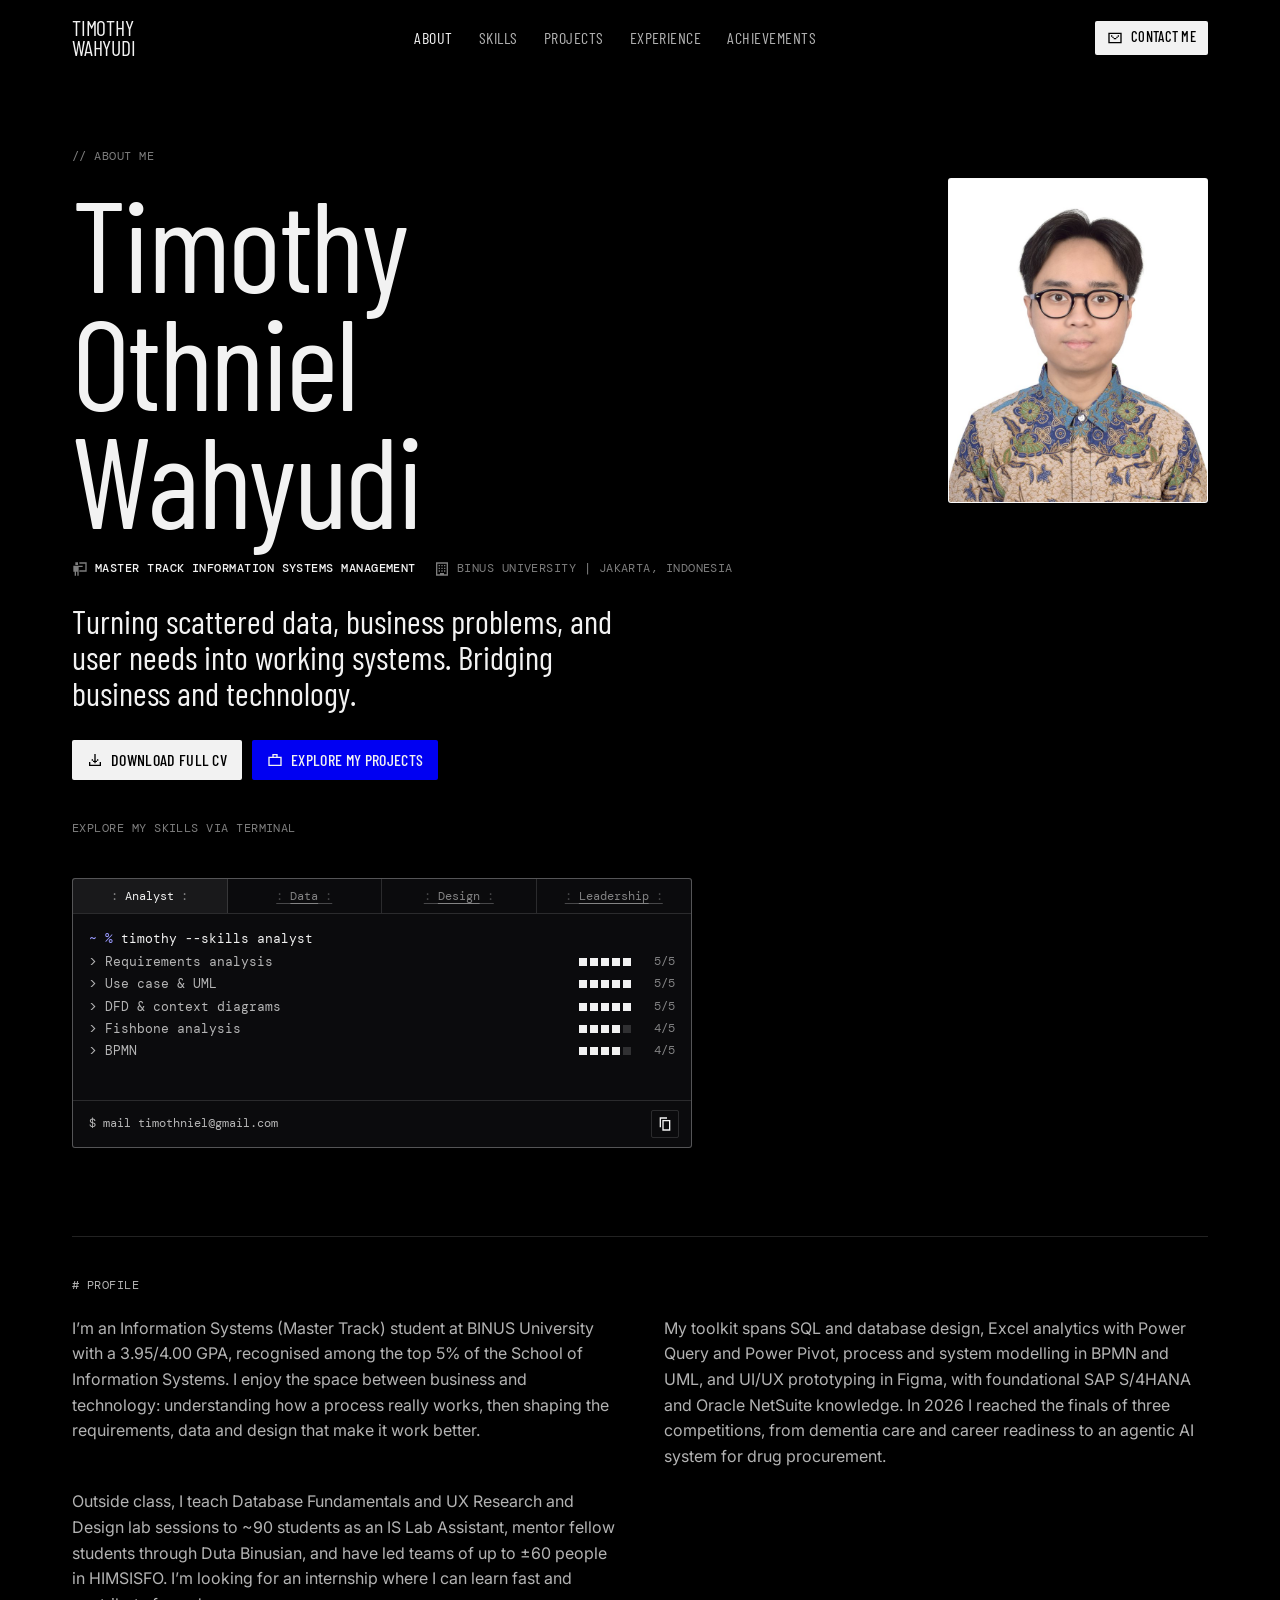
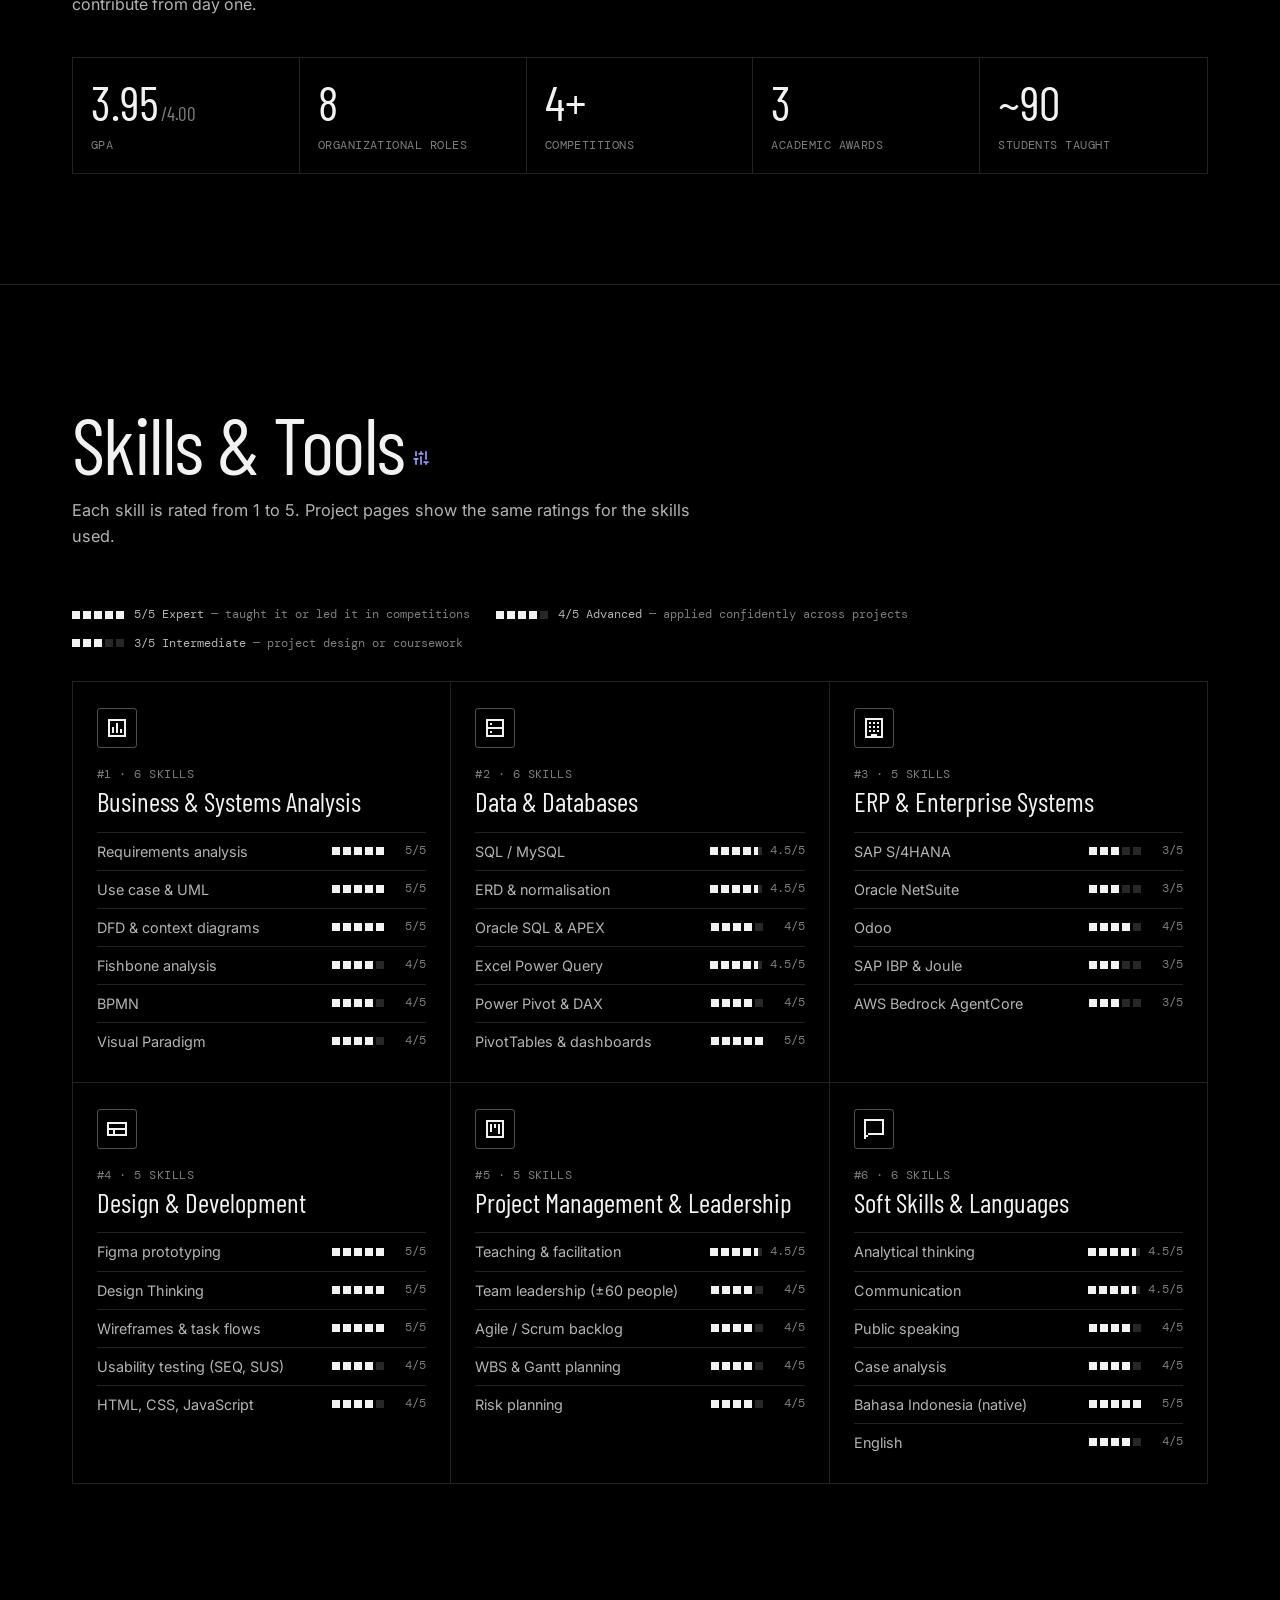
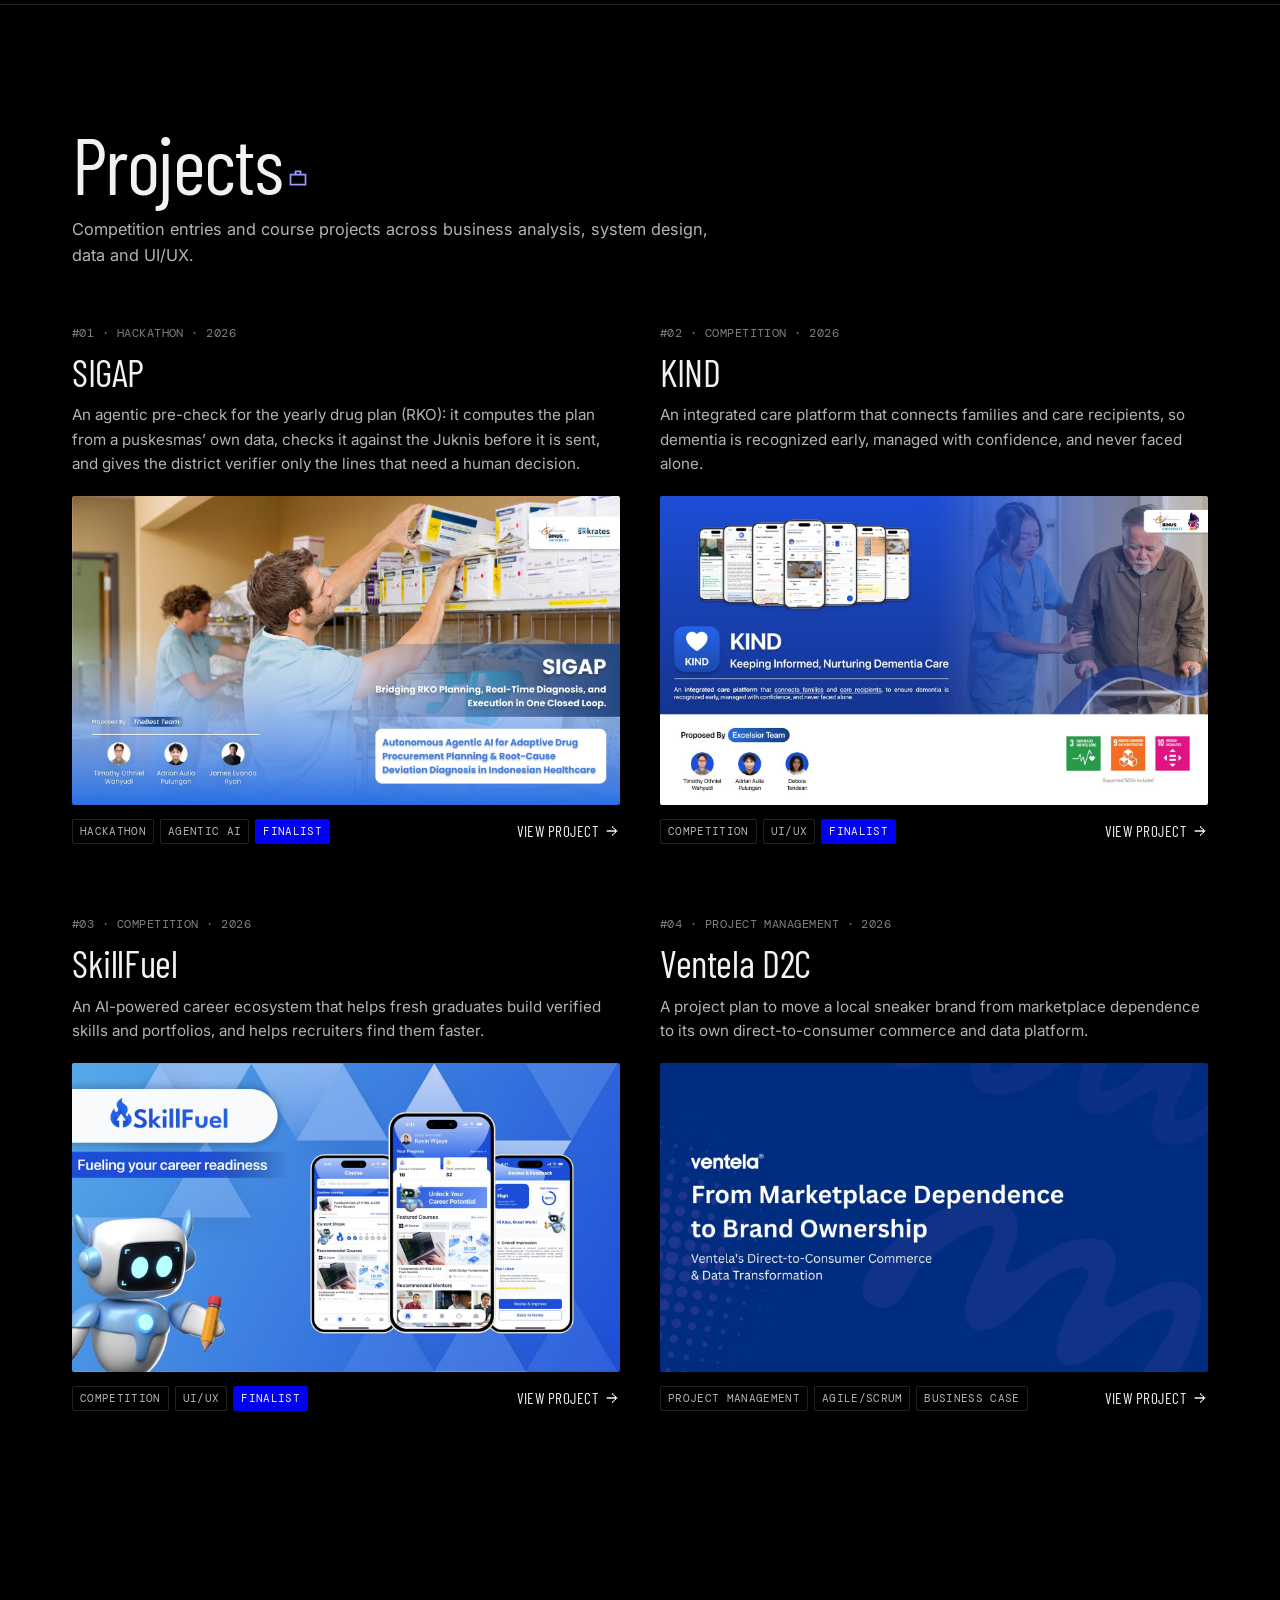
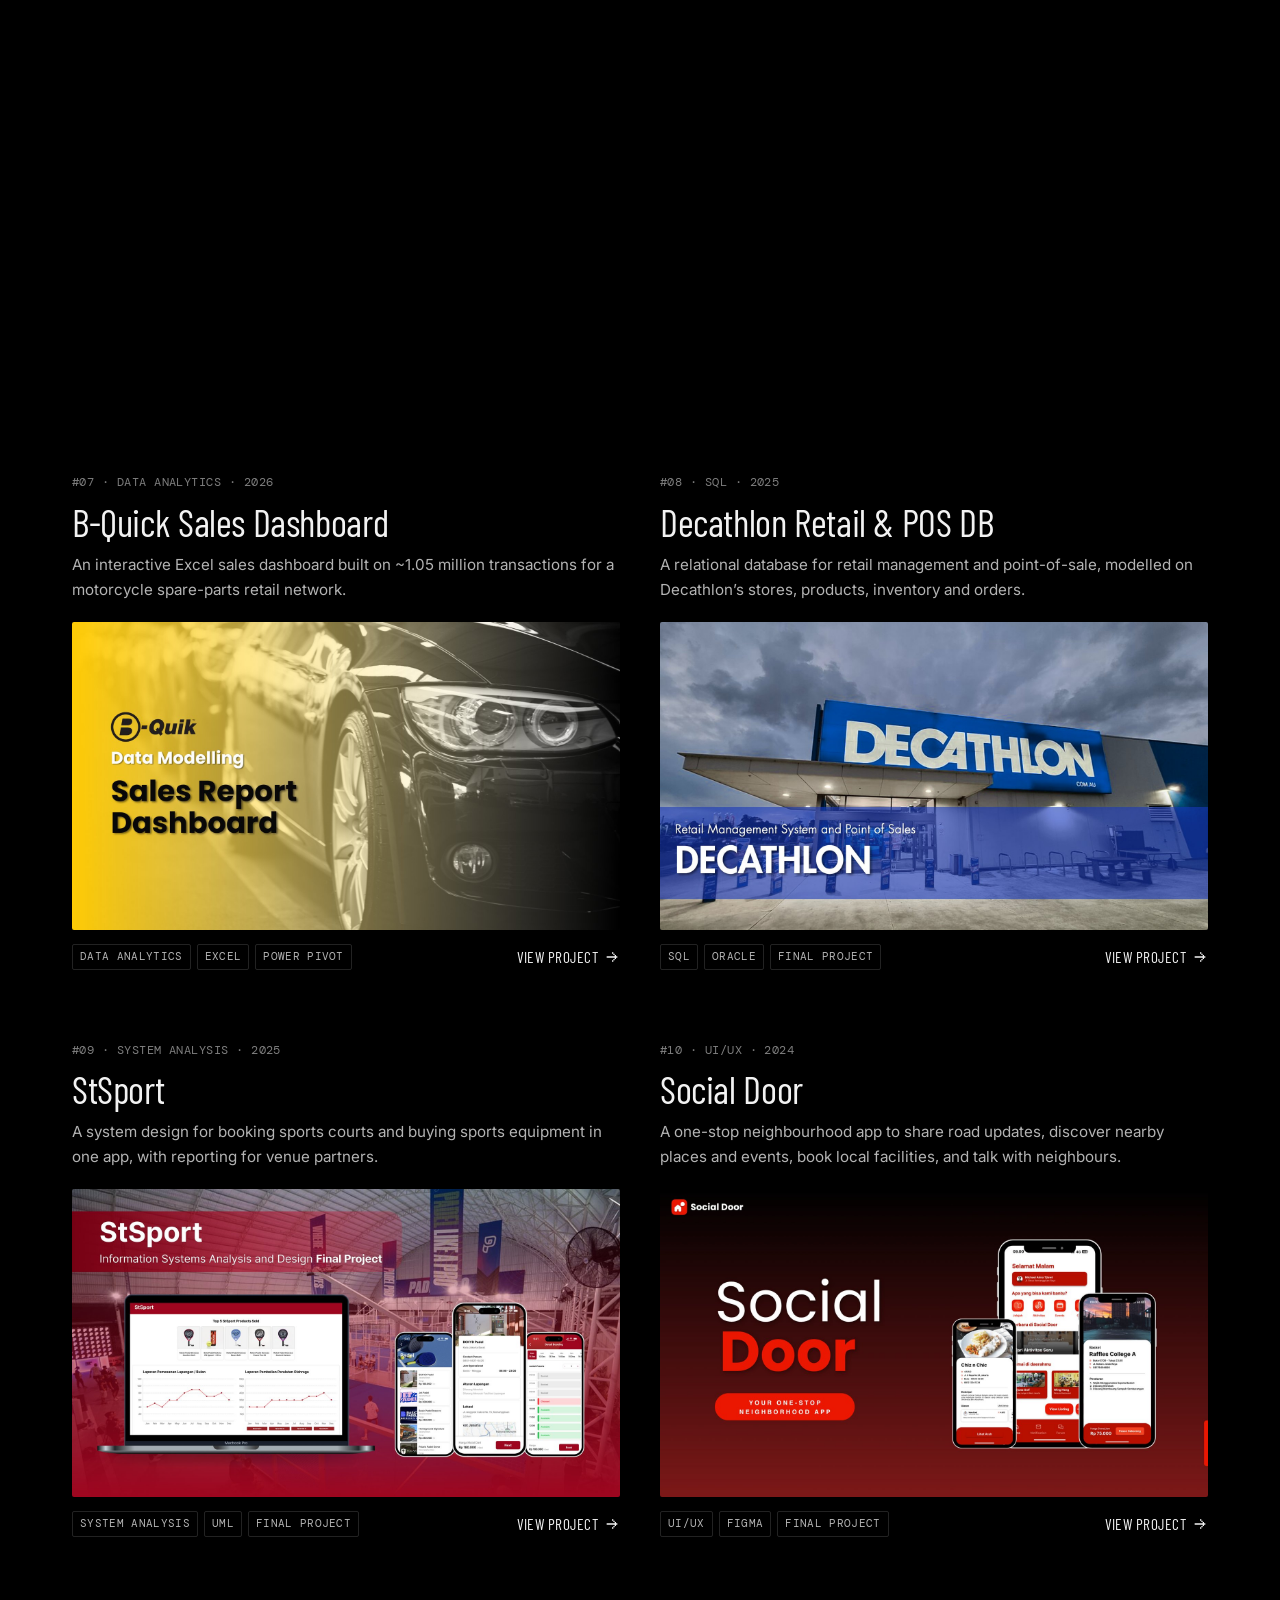
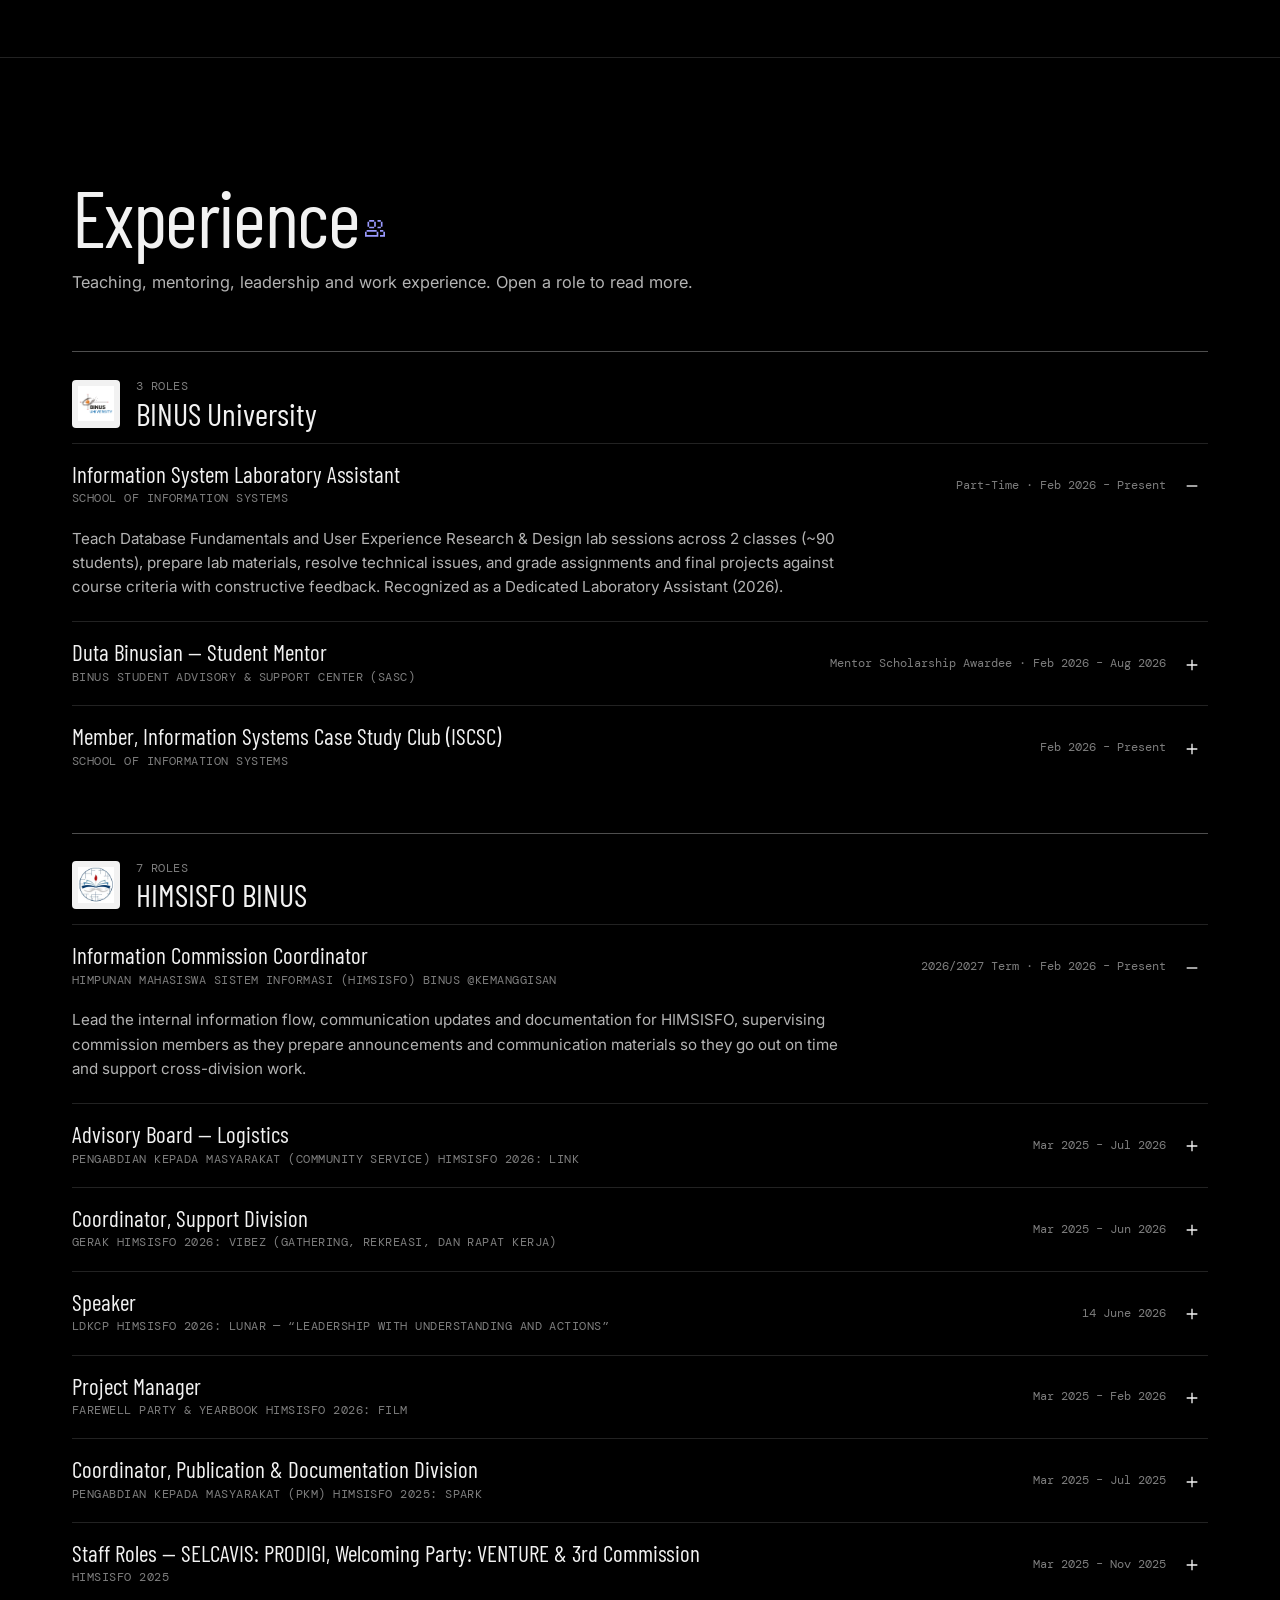
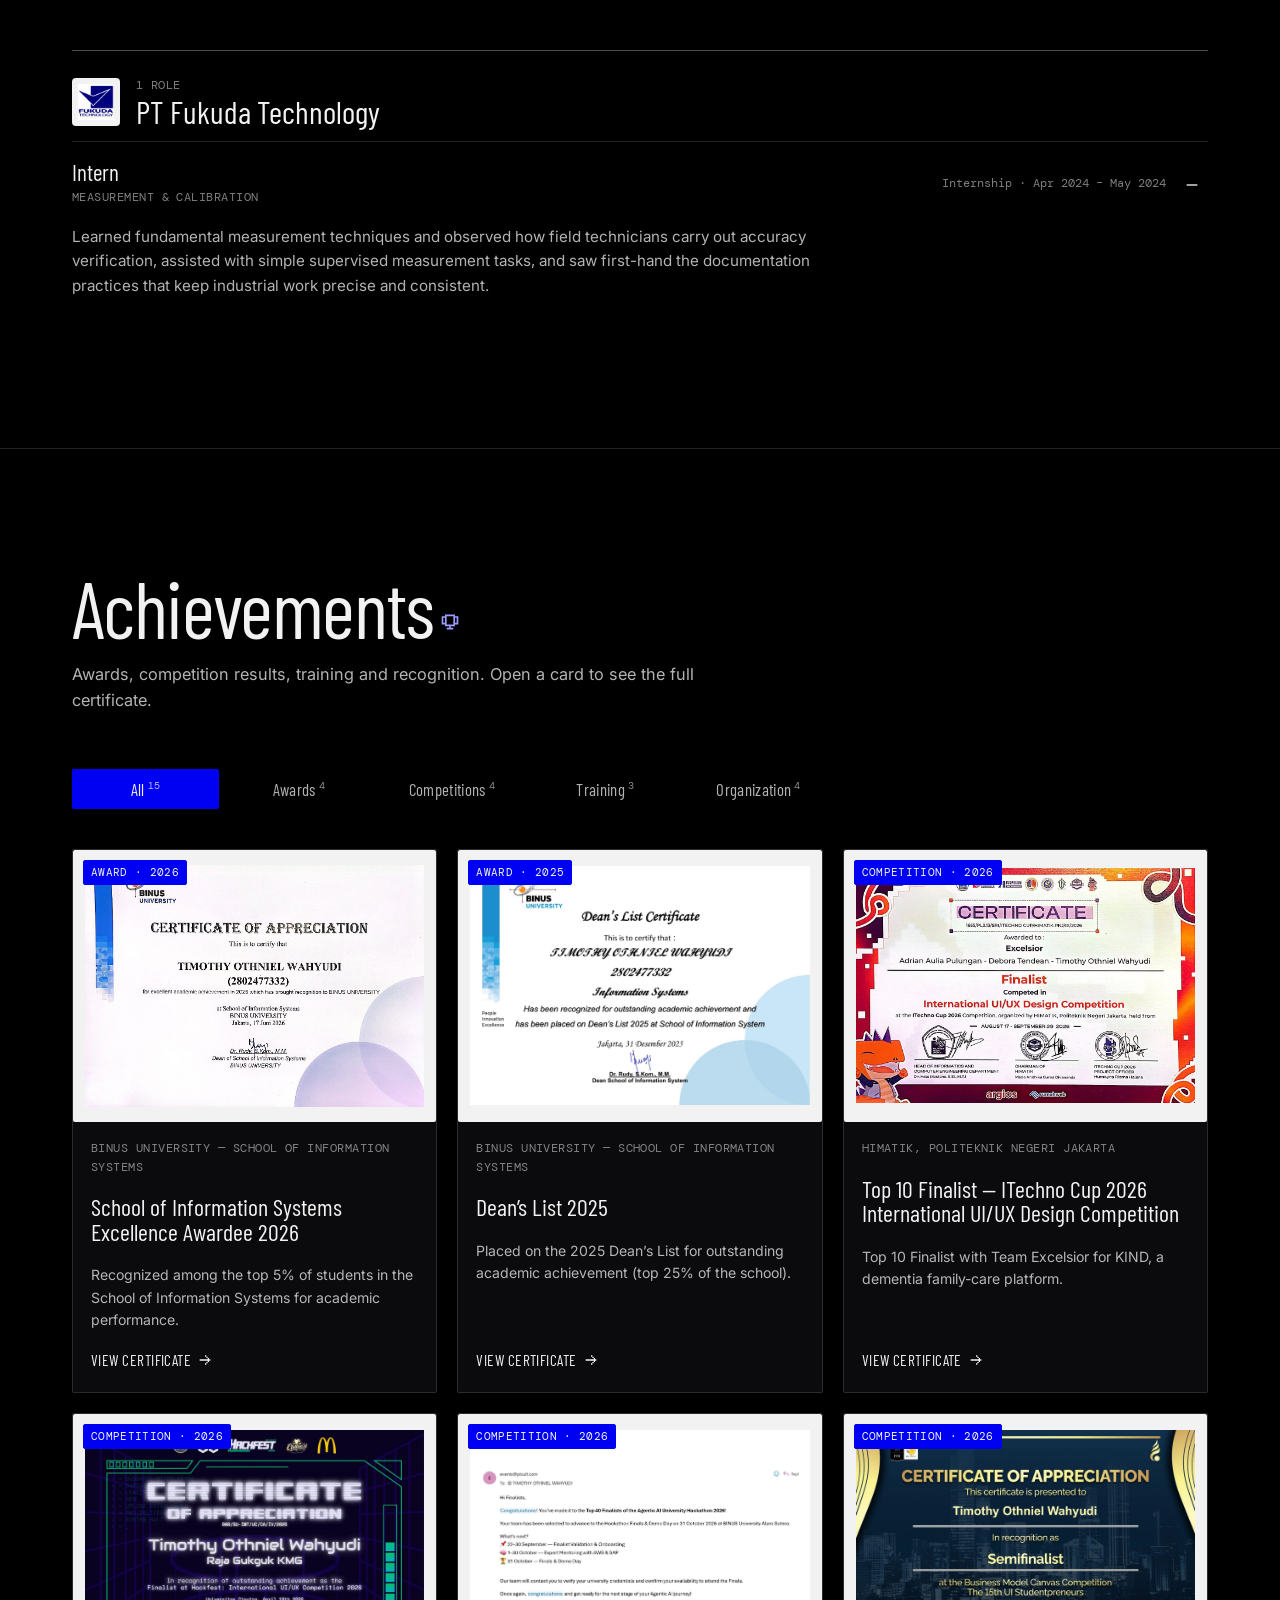
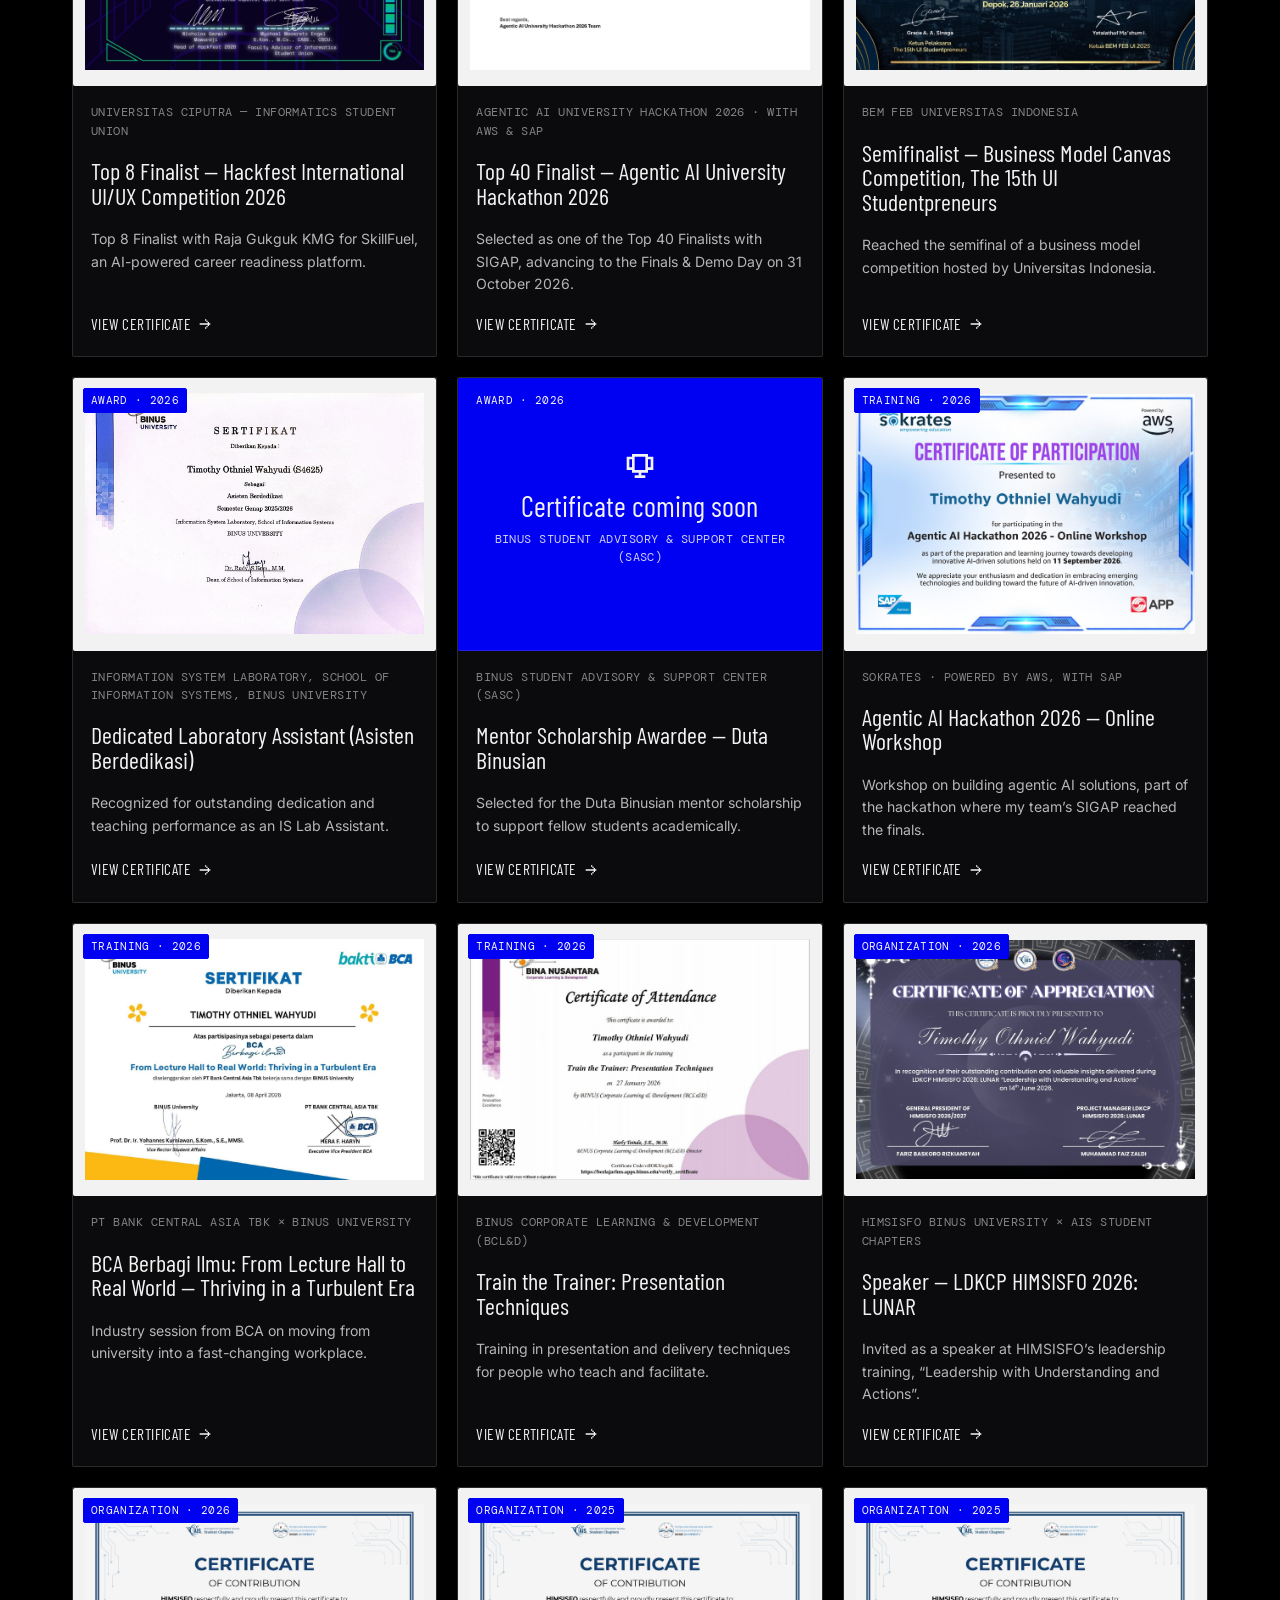
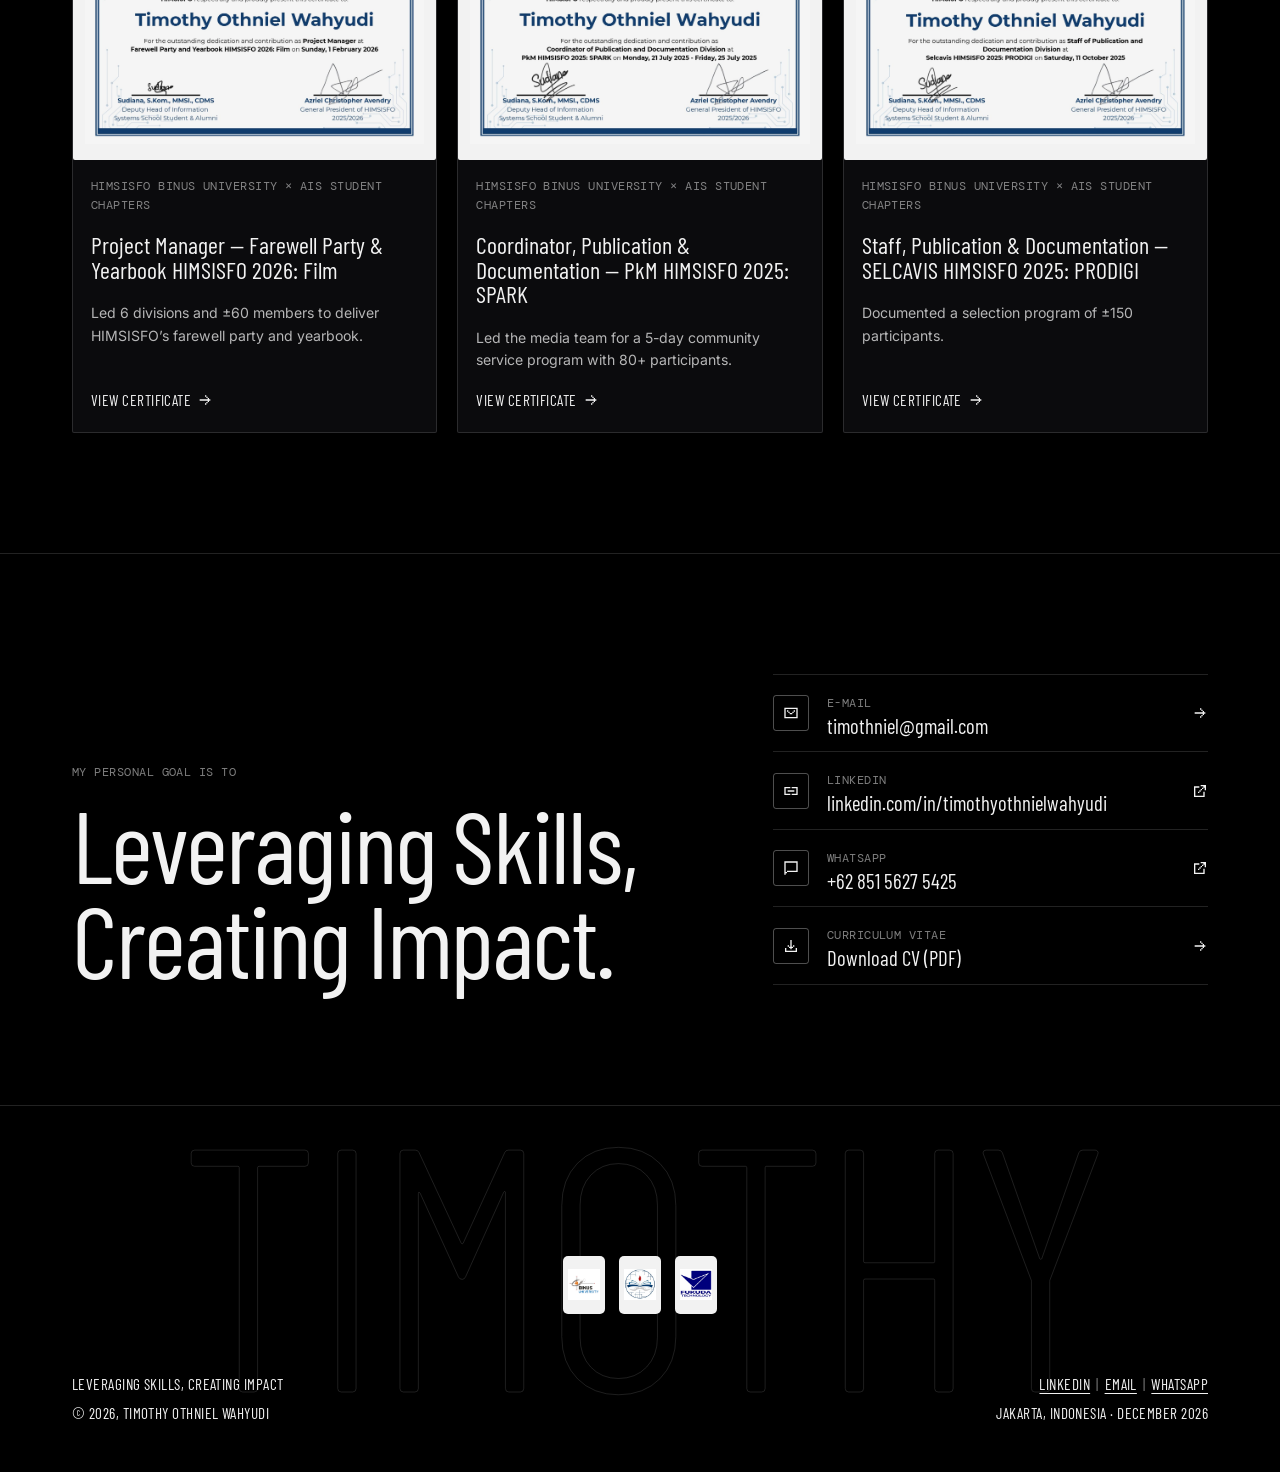
<file: index.html>
<!DOCTYPE html>
<html lang="en">
<head>
  <meta charset="UTF-8" />
  <meta name="viewport" content="width=device-width, initial-scale=1.0" />
  <link rel="icon" href="favicon.svg" type="image/svg+xml" />
  <title>Timothy Othniel Wahyudi — Portfolio</title>
  <meta name="description" content="Information Systems student at BINUS University: business and systems analysis, databases and SQL, and UI/UX design." />
  <link rel="preconnect" href="https://fonts.googleapis.com" />
  <link rel="preconnect" href="https://fonts.gstatic.com" crossorigin />
  <link href="https://fonts.googleapis.com/css2?family=Barlow+Condensed:wght@300;400;500&family=DM+Mono:wght@400;500&family=Inter:wght@400;500;600&family=JetBrains+Mono:wght@500;700&display=swap" rel="stylesheet" />
  <link rel="stylesheet" href="hermes.css?v=20261107b" />
  <script>document.documentElement.classList.add("js");</script>
</head>
<body>
  <!-- ===================== NAV ===================== -->
  <header class="hx-nav" id="nav">
    <div class="hx-container hx-nav-inner">
      <a href="#top" class="hx-brand" aria-label="Back to top"><span>Timothy</span><span>Wahyudi</span></a>
      <nav class="hx-nav-links" id="navLinks" aria-label="Sections">
        <a href="#about">About</a>
        <a href="#skills">Skills</a>
        <a href="#projects">Projects</a>
        <a href="#experience">Experience</a>
        <a href="#achievements">Achievements</a>
      </nav>
      <div class="hx-nav-actions">
        <a href="#contact" class="hx-btn hx-btn--sm" data-icon="mail">Contact me</a>
        <button class="hx-burger" id="navToggle" aria-label="Open menu" aria-expanded="false" aria-controls="navLinks" data-icon="menu"></button>
      </div>
    </div>
  </header>

  <main id="top">
    <!-- ===================== ABOUT (hero) ===================== -->
    <section class="hx-hero" id="about">
      <div class="hx-container">
        <div class="hx-hero-grid">
          <div>
            <p class="hx-label" id="heroLabel">// About me</p>
            <h1 class="hx-display hx-hero-name" id="heroName"></h1>
            <div class="hx-hero-meta hx-label" id="heroMeta"></div>
            <h2 class="hx-hero-headline" id="heroHeadline"></h2>
            <div class="hx-actions">
              <a href="assets/CV.pdf" class="hx-btn" id="cvLink" download data-icon="download">Download full CV</a>
              <a href="#projects" class="hx-btn hx-btn--blue" data-icon="briefcase">Explore my projects</a>
            </div>

            <p class="hx-label hx-term-label">Explore my skills via terminal</p>
            <div class="hx-term" id="term">
              <div class="hx-term-tabs" role="tablist" id="termTabs"></div>
              <div class="hx-term-body" id="termBody" role="tabpanel" aria-live="polite"></div>
              <div class="hx-term-foot">
                <span>$ mail <span id="termEmail"></span></span>
                <button class="hx-copy" id="copyEmail" type="button" aria-label="Copy email address" data-icon="copy"></button>
              </div>
            </div>
          </div>

          <figure class="hx-portrait">
            <img src="assets/Profile.jpg" alt="Portrait of Timothy Othniel Wahyudi" id="profileImg" />
          </figure>
        </div>

        <div class="hx-about-body hx-reveal">
          <p class="hx-label"># Profile</p>
          <div id="heroBio" style="display:contents"></div>
        </div>
        <ul class="hx-stats hx-reveal" id="heroStats" aria-label="Highlights"></ul>
      </div>
    </section>

    <!-- ===================== SKILLS ===================== -->
    <section class="hx-section" id="skills">
      <div class="hx-container">
        <div class="hx-section-head hx-reveal">
          <div>
            <h2 class="hx-h2">Skills &amp; Tools<span data-icon="sliders"></span></h2>
            <p class="hx-lead">Each skill is rated from 1 to 5. Project pages show the same ratings for the skills used.</p>
          </div>
        </div>
        <div class="hx-scale hx-reveal" id="skillScale"></div>
        <div class="hx-skill-grid hx-reveal" id="skillGrid"></div>
      </div>
    </section>

    <!-- ===================== PROJECTS ===================== -->
    <section class="hx-section" id="projects">
      <div class="hx-container">
        <div class="hx-section-head hx-reveal">
          <div>
            <h2 class="hx-h2">Projects<span data-icon="briefcase"></span></h2>
            <p class="hx-lead">Competition entries and course projects across business analysis, system design, data and UI/UX.</p>
          </div>
        </div>
        <div class="hx-project-grid" id="projectGrid"></div>
      </div>
    </section>

    <!-- ===================== EXPERIENCE ===================== -->
    <section class="hx-section" id="experience">
      <div class="hx-container">
        <div class="hx-section-head hx-reveal">
          <div>
            <h2 class="hx-h2">Experience<span data-icon="users"></span></h2>
            <p class="hx-lead">Teaching, mentoring, leadership and work experience. Open a role to read more.</p>
          </div>
        </div>
        <div id="experienceList"></div>
      </div>
    </section>

    <!-- ===================== ACHIEVEMENTS ===================== -->
    <section class="hx-section" id="achievements">
      <div class="hx-container">
        <div class="hx-section-head hx-reveal">
          <div>
            <h2 class="hx-h2">Achievements<span data-icon="trophy"></span></h2>
            <p class="hx-lead">Awards, competition results, training and recognition. Open a card to see the full certificate.</p>
          </div>
        </div>
        <div class="hx-tabs hx-reveal" id="certFilters" role="group" aria-label="Filter certificates"></div>
        <div class="hx-cert-grid" id="certGrid"></div>
      </div>
    </section>

    <!-- ===================== CONTACT ===================== -->
    <section class="hx-cta" id="contact">
      <div class="hx-container hx-cta-grid">
        <div class="hx-reveal">
          <p class="hx-label">My personal goal is to</p>
          <h2 class="hx-display" style="margin-top:14px">Leveraging Skills,<br />Creating Impact.</h2>
        </div>
        <div class="hx-contact-list hx-reveal" id="contactList"></div>
      </div>
    </section>
  </main>

  <!-- ===================== FOOTER ===================== -->
  <footer class="hx-footer">
    <div class="hx-footer-mark" aria-hidden="true">Timothy</div>
    <div class="hx-container">
      <div class="hx-footer-badges" id="footerBadges"></div>
      <div class="hx-footer-row">
        <div>
          <p>Leveraging skills, creating impact</p>
          <p>© <span class="yr"></span>, Timothy Othniel Wahyudi</p>
        </div>
        <div class="right">
          <p id="footerLinks"></p>
          <p>Jakarta, Indonesia · <span id="footerDate"></span></p>
        </div>
      </div>
    </div>
  </footer>

  <script src="data.js?v=20261107b"></script>
  <script src="hermes-icons.js?v=20261107b"></script>
  <script src="hermes-common.js?v=20261107b"></script>
  <script src="hermes-main.js?v=20261107b"></script>
</body>
</html>
</file>
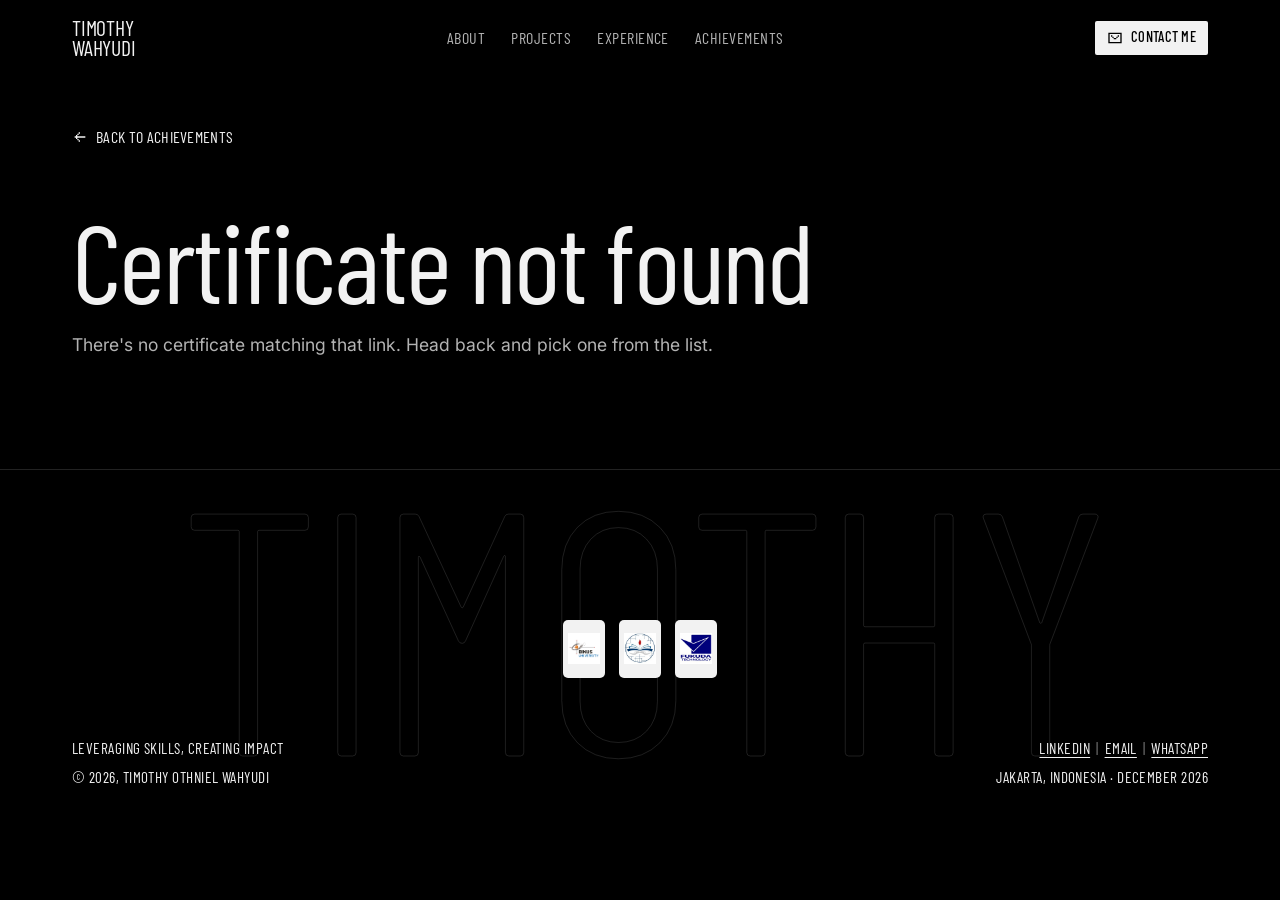
<file: certificate.html>
<!DOCTYPE html>
<html lang="en">
<head>
  <meta charset="UTF-8" />
  <meta name="viewport" content="width=device-width, initial-scale=1.0" />
  <link rel="icon" href="favicon.svg" type="image/svg+xml" />
  <title>Certificate — Timothy Othniel Wahyudi</title>
  <meta name="description" content="Information Systems student at BINUS University: business and systems analysis, databases and SQL, and UI/UX design." />
  <link rel="preconnect" href="https://fonts.googleapis.com" />
  <link rel="preconnect" href="https://fonts.gstatic.com" crossorigin />
  <link href="https://fonts.googleapis.com/css2?family=Barlow+Condensed:wght@300;400;500&family=DM+Mono:wght@400;500&family=Inter:wght@400;500;600&family=JetBrains+Mono:wght@500;700&display=swap" rel="stylesheet" />
  <link rel="stylesheet" href="hermes.css?v=20261107b" />
  <script>document.documentElement.classList.add("js");</script>
</head>
<body>
  <header class="hx-nav" id="nav">
    <div class="hx-container hx-nav-inner">
      <a href="index.html" class="hx-brand" aria-label="Home"><span>Timothy</span><span>Wahyudi</span></a>
      <nav class="hx-nav-links" id="navLinks" aria-label="Site">
        <a href="index.html#about">About</a>
        <a href="index.html#projects">Projects</a>
        <a href="index.html#experience">Experience</a>
        <a href="index.html#achievements">Achievements</a>
      </nav>
      <div class="hx-nav-actions">
        <a href="index.html#contact" class="hx-btn hx-btn--sm" data-icon="mail">Contact me</a>
        <button class="hx-burger" id="navToggle" aria-label="Open menu" aria-expanded="false" aria-controls="navLinks" data-icon="menu"></button>
      </div>
    </div>
  </header>

  <main class="hx-detail">
    <div class="hx-container" id="certContent"></div>
  </main>

  <!-- ===================== FOOTER ===================== -->
  <footer class="hx-footer">
    <div class="hx-footer-mark" aria-hidden="true">Timothy</div>
    <div class="hx-container">
      <div class="hx-footer-badges" id="footerBadges"></div>
      <div class="hx-footer-row">
        <div>
          <p>Leveraging skills, creating impact</p>
          <p>© <span class="yr"></span>, Timothy Othniel Wahyudi</p>
        </div>
        <div class="right">
          <p id="footerLinks"></p>
          <p>Jakarta, Indonesia · <span id="footerDate"></span></p>
        </div>
      </div>
    </div>
  </footer>

  <script src="data.js?v=20261107b"></script>
  <script src="hermes-icons.js?v=20261107b"></script>
  <script src="hermes-common.js?v=20261107b"></script>
  <script src="hermes-certificate.js?v=20261107b"></script>
</body>
</html>
</file>
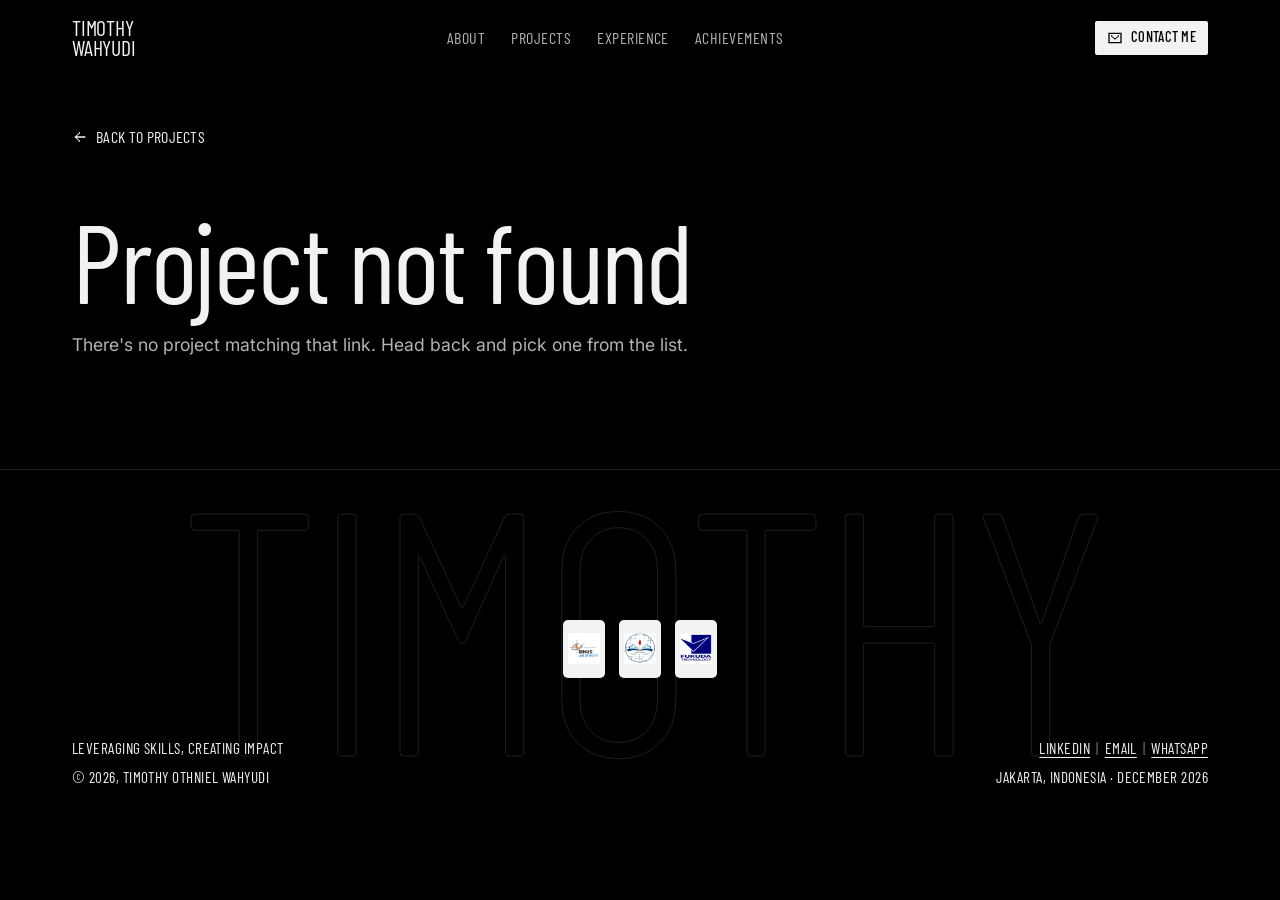
<file: project.html>
<!DOCTYPE html>
<html lang="en">
<head>
  <meta charset="UTF-8" />
  <meta name="viewport" content="width=device-width, initial-scale=1.0" />
  <link rel="icon" href="favicon.svg" type="image/svg+xml" />
  <title>Project — Timothy Othniel Wahyudi</title>
  <meta name="description" content="Information Systems student at BINUS University: business and systems analysis, databases and SQL, and UI/UX design." />
  <link rel="preconnect" href="https://fonts.googleapis.com" />
  <link rel="preconnect" href="https://fonts.gstatic.com" crossorigin />
  <link href="https://fonts.googleapis.com/css2?family=Barlow+Condensed:wght@300;400;500&family=DM+Mono:wght@400;500&family=Inter:wght@400;500;600&family=JetBrains+Mono:wght@500;700&display=swap" rel="stylesheet" />
  <link rel="stylesheet" href="hermes.css?v=20261107b" />
  <script>document.documentElement.classList.add("js");</script>
</head>
<body>
  <header class="hx-nav" id="nav">
    <div class="hx-container hx-nav-inner">
      <a href="index.html" class="hx-brand" aria-label="Home"><span>Timothy</span><span>Wahyudi</span></a>
      <nav class="hx-nav-links" id="navLinks" aria-label="Site">
        <a href="index.html#about">About</a>
        <a href="index.html#projects">Projects</a>
        <a href="index.html#experience">Experience</a>
        <a href="index.html#achievements">Achievements</a>
      </nav>
      <div class="hx-nav-actions">
        <a href="index.html#contact" class="hx-btn hx-btn--sm" data-icon="mail">Contact me</a>
        <button class="hx-burger" id="navToggle" aria-label="Open menu" aria-expanded="false" aria-controls="navLinks" data-icon="menu"></button>
      </div>
    </div>
  </header>

  <main class="hx-detail">
    <div class="hx-container" id="projectContent"></div>
  </main>

  <!-- ===================== FOOTER ===================== -->
  <footer class="hx-footer">
    <div class="hx-footer-mark" aria-hidden="true">Timothy</div>
    <div class="hx-container">
      <div class="hx-footer-badges" id="footerBadges"></div>
      <div class="hx-footer-row">
        <div>
          <p>Leveraging skills, creating impact</p>
          <p>© <span class="yr"></span>, Timothy Othniel Wahyudi</p>
        </div>
        <div class="right">
          <p id="footerLinks"></p>
          <p>Jakarta, Indonesia · <span id="footerDate"></span></p>
        </div>
      </div>
    </div>
  </footer>

  <script src="data.js?v=20261107b"></script>
  <script src="hermes-icons.js?v=20261107b"></script>
  <script src="hermes-common.js?v=20261107b"></script>
  <script src="hermes-project.js?v=20261107b"></script>
</body>
</html>
</file>
<file: hermes.css>
/* ============================================================
   HERMES-STYLE THEME (black)
   Preview stylesheet for index-hermes.html, project-hermes.html
   and certificate-hermes.html. Layout ideas follow the Hermes Agent
   site: condensed display type, uppercase mono labels, pixel icons,
   block buttons, grainy duotone image panels and a big footer mark.
   ============================================================ */
:root {
  --bg: #000000;
  --bg-raise: #0b0b0d;
  --bg-raise-2: #121216;
  --ink: #f2f2f2;
  --ink-2: rgba(242, 242, 242, 0.74);
  --ink-3: rgba(242, 242, 242, 0.52);
  --line: rgba(242, 242, 242, 0.14);
  --line-strong: rgba(242, 242, 242, 0.32);
  --blue: #0000f2;
  --blue-hi: #3a3aff;
  --blue-soft: #9a9aff;
  --paper: #f2f2f2;

  --font-display: "Barlow Condensed", "Arial Narrow", sans-serif;
  --font-mono: "DM Mono", "JetBrains Mono", ui-monospace, monospace;
  --font-sans: "Inter", system-ui, -apple-system, "Segoe UI", sans-serif;

  --max: 1200px;
  --gutter: 32px;
  --nav-h: 76px;

  --noise: url("data:image/svg+xml;utf8,<svg xmlns='http://www.w3.org/2000/svg' width='220' height='220'><filter id='n'><feTurbulence type='fractalNoise' baseFrequency='0.9' numOctaves='2' stitchTiles='stitch'/><feColorMatrix values='0 0 0 0 1  0 0 0 0 1  0 0 0 0 1  0 0 0 0.55 0'/></filter><rect width='100%' height='100%' filter='url(%23n)'/></svg>");
}

/* ---------- Reset & base ---------- */
*, *::before, *::after { box-sizing: border-box; }
html { scroll-behavior: smooth; scroll-padding-top: calc(var(--nav-h) + 12px); }
body {
  margin: 0;
  background: var(--bg);
  color: var(--ink);
  font-family: var(--font-sans);
  font-size: 16px;
  line-height: 1.6;
  -webkit-font-smoothing: antialiased;
}
img { max-width: 100%; display: block; }
a { color: inherit; }
p { margin: 0; }
ul { margin: 0; padding: 0; list-style: none; }
h1, h2, h3, h4 { margin: 0; font-weight: 400; }
::selection { background: var(--blue); color: var(--ink); }
:focus-visible { outline: 2px solid var(--blue-hi); outline-offset: 3px; }

.hx-container { max-width: var(--max); margin: 0 auto; padding: 0 var(--gutter); }
.sr-only { position: absolute; width: 1px; height: 1px; overflow: hidden; clip: rect(0 0 0 0); white-space: nowrap; }

/* Pixel icons */
.px { width: 16px; height: 16px; flex-shrink: 0; display: inline-block; vertical-align: middle; }
.px--lg { width: 24px; height: 24px; }
.px--xl { width: 32px; height: 32px; }

/* ---------- Type roles ---------- */
.hx-label {
  font-family: var(--font-mono);
  font-size: 0.72rem;
  letter-spacing: 0.04em;
  text-transform: uppercase;
  color: var(--ink-3);
}
.hx-label b { color: var(--ink); font-weight: 500; }
.hx-display {
  font-family: var(--font-display);
  font-weight: 400;
  line-height: 0.92;
  letter-spacing: -0.02em;
}
.hx-h2 {
  font-family: var(--font-display);
  font-size: clamp(3rem, 7vw, 5rem);
  line-height: 0.95;
  letter-spacing: -0.02em;
  display: inline-flex;
  align-items: flex-start;
  gap: 6px;
}
.hx-h2 .px { width: 20px; height: 20px; margin-top: 6px; color: var(--blue-soft); }
.hx-h3 {
  font-family: var(--font-display);
  font-size: clamp(1.9rem, 3.2vw, 2.4rem);
  line-height: 1;
  letter-spacing: -0.01em;
}
.hx-lead { color: var(--ink-2); font-size: 1.02rem; max-width: 640px; }

.hx-section { padding: 120px 0; border-top: 1px solid var(--line); }
.hx-section-head { display: flex; justify-content: space-between; align-items: flex-end; gap: 24px; flex-wrap: wrap; margin-bottom: 56px; }
.hx-section-head .hx-lead { margin-top: 14px; }

/* ---------- Buttons (block, uppercase, condensed) ---------- */
.hx-btn {
  display: inline-flex;
  align-items: center;
  gap: 8px;
  font-family: var(--font-display);
  font-size: 1rem;
  font-weight: 500;
  letter-spacing: 0.02em;
  text-transform: uppercase;
  text-decoration: none;
  line-height: 1;
  padding: 11px 14px;
  border: 1px solid transparent;
  border-radius: 2px;
  cursor: pointer;
  background: var(--paper);
  color: #000;
  transition: background 0.15s, color 0.15s, border-color 0.15s, transform 0.15s;
}
.hx-btn:hover { background: #fff; transform: translateY(-1px); }
.hx-btn--blue { background: var(--blue); color: var(--ink); }
.hx-btn--blue:hover { background: var(--blue-hi); }
.hx-btn--ghost { background: rgba(242, 242, 242, 0.06); color: var(--ink); border-color: var(--line-strong); }
.hx-btn--ghost:hover { background: rgba(242, 242, 242, 0.14); }
.hx-btn--sm { font-size: 0.9rem; padding: 8px 11px; }
.hx-link {
  font-family: var(--font-display);
  font-size: 1rem;
  letter-spacing: 0.02em;
  text-transform: uppercase;
  text-decoration: underline;
  text-underline-offset: 4px;
  text-decoration-thickness: 1px;
}

/* ---------- Grain + duotone image panels ---------- */
.hx-panel {
  position: relative;
  overflow: hidden;
  background: var(--bg-raise);
  isolation: isolate;
}
.hx-panel img { width: 100%; height: 100%; object-fit: cover; }
/* Panels without an image: Hermes blue with animated grain */
.hx-panel--blank { background: var(--blue); }
.hx-panel--blank::after {
  content: "";
  position: absolute;
  inset: -50%;
  background-image: var(--noise);
  opacity: 0.32;
  mix-blend-mode: overlay;
  pointer-events: none;
  animation: hx-grain 0.9s steps(3) infinite;
}
@keyframes hx-grain {
  0% { transform: translate(0, 0); }
  33% { transform: translate(-6%, 4%); }
  66% { transform: translate(5%, -5%); }
  100% { transform: translate(0, 0); }
}
/* Plain grain block when there is no image */
.hx-panel-empty {
  position: absolute;
  inset: 0;
  display: grid;
  place-items: center;
  font-family: var(--font-display);
  font-size: 3.4rem;
  color: rgba(242, 242, 242, 0.8);
}

/* Folded corner that appears on card hover (Hermes detail) */
.hx-fold {
  position: absolute;
  top: 0;
  right: 0;
  width: 0;
  height: 0;
  z-index: 3;
  background: linear-gradient(225deg, var(--bg) 50%, var(--paper) 50%);
  transition: width 0.2s ease, height 0.2s ease;
}
.hx-card:hover .hx-fold, .hx-card:focus-visible .hx-fold { width: 22px; height: 22px; }

/* ---------- Nav ---------- */
.hx-nav {
  position: sticky;
  top: 0;
  z-index: 50;
  height: var(--nav-h);
  background: rgba(0, 0, 0, 0.86);
  backdrop-filter: blur(10px);
  -webkit-backdrop-filter: blur(10px);
  border-bottom: 1px solid transparent;
  transition: border-color 0.2s;
}
.hx-nav.is-scrolled { border-bottom-color: var(--line); }
.hx-nav-inner { height: 100%; display: flex; align-items: center; justify-content: space-between; gap: 24px; }
.hx-brand {
  font-family: var(--font-display);
  font-size: 1.35rem;
  line-height: 0.9;
  letter-spacing: -0.01em;
  text-transform: uppercase;
  text-decoration: none;
}
.hx-brand span { display: block; }
.hx-nav-links { display: flex; gap: 26px; }
.hx-nav-links a {
  font-family: var(--font-display);
  font-size: 1rem;
  letter-spacing: 0.03em;
  text-transform: uppercase;
  text-decoration: none;
  color: var(--ink-2);
  transition: color 0.15s;
}
.hx-nav-links a:hover, .hx-nav-links a.is-active { color: var(--ink); }
.hx-nav-actions { display: flex; align-items: center; gap: 12px; }
.hx-burger {
  display: none;
  background: none;
  border: 0;
  color: var(--ink);
  padding: 6px;
  cursor: pointer;
}
.hx-burger .px { width: 22px; height: 22px; }

/* ---------- About / hero ---------- */
.hx-hero { padding: 72px 0 110px; }
.hx-hero-grid { display: grid; grid-template-columns: minmax(0, 1fr) 260px; gap: 72px; align-items: start; }
.hx-hero-name {
  font-size: clamp(4.2rem, 10vw, 8.4rem);
  margin: 18px 0 22px;
}
.hx-hero-name span { display: block; }
.hx-hero-meta { display: flex; flex-wrap: wrap; gap: 8px 18px; margin-bottom: 26px; }
.hx-hero-meta span { display: inline-flex; align-items: center; gap: 7px; }
.hx-hero-headline {
  font-family: var(--font-display);
  font-size: clamp(1.6rem, 2.6vw, 2.1rem);
  line-height: 1.08;
  color: var(--ink);
  max-width: 560px;
  margin-bottom: 28px;
}
.hx-actions { display: flex; flex-wrap: wrap; gap: 10px; }

/* Terminal box with tabs */
.hx-term {
  margin-top: 40px;
  max-width: 620px;
  border: 1px solid var(--line-strong);
  background: var(--bg-raise);
  border-radius: 3px;
}
.hx-term-label { margin: 40px 0 10px; }
.hx-term-tabs { display: grid; grid-template-columns: repeat(4, 1fr); border-bottom: 1px solid var(--line); }
.hx-term-tab {
  background: none;
  border: 0;
  border-right: 1px solid var(--line);
  color: var(--ink-3);
  font-family: var(--font-mono);
  font-size: 0.74rem;
  padding: 9px 6px;
  cursor: pointer;
  text-decoration: underline;
  text-underline-offset: 3px;
}
.hx-term-tab:last-child { border-right: 0; }
.hx-term-tab::before { content: ": "; opacity: 0.5; }
.hx-term-tab::after { content: " :"; opacity: 0.5; }
.hx-term-tab[aria-selected="true"] { color: var(--ink); background: rgba(242, 242, 242, 0.06); text-decoration: none; }
.hx-term-body {
  font-family: var(--font-mono);
  font-size: 0.8rem;
  line-height: 1.75;
  padding: 14px 16px 16px;
  min-height: 186px;
}
.hx-term-line { display: flex; gap: 10px; align-items: center; justify-content: space-between; }
.hx-term-line .k { color: var(--ink-2); }
.hx-term-line > span:last-child { display: inline-flex; align-items: center; gap: 10px; }
.hx-term-cmd { color: var(--ink); }
.hx-term-cmd .p { color: var(--blue-soft); }
.hx-term-foot {
  display: flex;
  align-items: center;
  justify-content: space-between;
  gap: 10px;
  border-top: 1px solid var(--line);
  padding: 9px 12px 9px 16px;
  font-family: var(--font-mono);
  font-size: 0.78rem;
  color: var(--ink-2);
}
.hx-copy {
  background: none;
  border: 1px solid var(--line);
  color: var(--ink);
  border-radius: 2px;
  padding: 5px;
  cursor: pointer;
  display: inline-flex;
}
.hx-copy:hover { border-color: var(--line-strong); }
.hx-cursor { display: inline-block; width: 8px; height: 1em; background: var(--ink); vertical-align: -2px; animation: hx-blink 1s steps(1) infinite; }
@keyframes hx-blink { 50% { opacity: 0; } }

/* Pixel level blocks (1–5) */
.hx-level { display: inline-flex; gap: 3px; align-items: center; }
.hx-level i { width: 8px; height: 8px; background: rgba(242, 242, 242, 0.16); }
.hx-level i.on { background: var(--ink); }
.hx-level i.half { background: linear-gradient(90deg, var(--ink) 50%, rgba(242, 242, 242, 0.16) 50%); }
.hx-score { font-family: var(--font-mono); font-size: 0.72rem; color: var(--ink-3); min-width: 34px; text-align: right; }

/* Photo column */
/* Portrait */
.hx-portrait {
  justify-self: end;
  width: 100%;
  max-width: 260px;
  margin-top: 30px;
  aspect-ratio: 4 / 5;
  overflow: hidden;
  border: 1px solid var(--line-strong);
  border-radius: 3px;
  background: #fff;
}
.hx-portrait img { width: 100%; height: 100%; object-fit: cover; object-position: 50% 20%; }

/* Bio + stats */
.hx-about-body { display: grid; grid-template-columns: 1fr 1fr; gap: 20px 48px; align-items: start; margin-top: 88px; padding-top: 40px; border-top: 1px solid var(--line); }
.hx-about-body p { color: var(--ink-2); }
.hx-about-body .hx-label { grid-column: 1 / -1; }
.hx-stats { display: grid; grid-template-columns: repeat(5, 1fr); border: 1px solid var(--line); margin-top: 40px; }
.hx-stat { padding: 20px 18px 18px; border-right: 1px solid var(--line); }
.hx-stat:last-child { border-right: 0; }
.hx-stat-value { font-family: var(--font-display); font-size: 3rem; line-height: 1; }
.hx-stat-value small { font-size: 1.2rem; color: var(--ink-3); margin-left: 2px; }
.hx-stat .hx-label { margin-top: 8px; display: block; }

/* ---------- Skills ---------- */
.hx-scale { display: flex; flex-wrap: wrap; gap: 10px 26px; margin-bottom: 28px; }
.hx-scale div { display: flex; align-items: center; gap: 10px; }
.hx-scale span { font-family: var(--font-mono); font-size: 0.74rem; color: var(--ink-2); }
.hx-scale em { font-style: normal; color: var(--ink-3); }
.hx-skill-grid { display: grid; grid-template-columns: repeat(3, 1fr); border-top: 1px solid var(--line); border-left: 1px solid var(--line); }
.hx-skill-card { padding: 26px 24px 22px; border-right: 1px solid var(--line); border-bottom: 1px solid var(--line); }
.hx-icon-box {
  width: 40px;
  height: 40px;
  display: grid;
  place-items: center;
  border: 1px solid var(--line-strong);
  border-radius: 3px;
  color: var(--ink);
  margin-bottom: 18px;
}
.hx-skill-card .hx-label { margin-bottom: 4px; display: block; }
.hx-skill-card h3 { font-family: var(--font-display); font-size: 1.7rem; line-height: 1; margin-bottom: 16px; }
.hx-skill-card li { display: flex; align-items: center; justify-content: space-between; gap: 12px; padding: 7px 0; border-top: 1px solid var(--line); font-size: 0.9rem; color: var(--ink-2); }
.hx-skill-card li > span:last-child { display: inline-flex; align-items: center; gap: 8px; }

/* ---------- Project feature cards ---------- */
.hx-project-grid { display: grid; grid-template-columns: repeat(2, 1fr); gap: 72px 40px; }
.hx-card { position: relative; display: flex; flex-direction: column; text-decoration: none; color: inherit; }
.hx-card .hx-label { margin-bottom: 10px; }
.hx-card h3 { margin-bottom: 12px; }
.hx-card .hx-desc {
  color: var(--ink-2);
  font-size: 0.95rem;
  margin-bottom: 20px;
  display: -webkit-box;
  -webkit-line-clamp: 3;
  -webkit-box-orient: vertical;
  overflow: hidden;
}
.hx-card .hx-panel { aspect-ratio: 16 / 9; border-radius: 2px; }
.hx-card-foot { display: flex; align-items: center; justify-content: space-between; gap: 12px; margin-top: 14px; flex-wrap: wrap; }
.hx-tags { display: flex; flex-wrap: wrap; gap: 6px; }
.hx-tag {
  font-family: var(--font-mono);
  font-size: 0.68rem;
  text-transform: uppercase;
  letter-spacing: 0.03em;
  padding: 3px 7px;
  border: 1px solid var(--line);
  color: var(--ink-2);
  border-radius: 2px;
}
.hx-tag--blue { background: var(--blue); border-color: var(--blue); color: var(--ink); }
.hx-more {
  display: inline-flex;
  align-items: center;
  gap: 6px;
  font-family: var(--font-display);
  text-transform: uppercase;
  letter-spacing: 0.03em;
  font-size: 0.95rem;
}
.hx-more .px { transition: transform 0.2s; }
.hx-card:hover .hx-more .px { transform: translateX(4px); }

/* ---------- Experience (FAQ-style rows) ---------- */
.hx-exp-group { border-top: 1px solid var(--line-strong); padding: 26px 0 8px; }
.hx-exp-group + .hx-exp-group { margin-top: 36px; }
.hx-exp-head { display: flex; align-items: center; gap: 16px; margin-bottom: 14px; }
.hx-badge {
  width: 48px;
  height: 48px;
  border: 1px solid var(--line-strong);
  border-radius: 4px;
  display: grid;
  place-items: center;
  overflow: hidden;
  background: var(--paper);
  flex-shrink: 0;
}
.hx-badge img { width: 78%; height: 78%; object-fit: contain; }
.hx-badge span { font-family: var(--font-display); color: #000; font-size: 1.2rem; }
.hx-exp-head h3 { font-family: var(--font-display); font-size: 2rem; line-height: 1; }
.hx-role { border-top: 1px solid var(--line); }
.hx-role summary {
  list-style: none;
  cursor: pointer;
  display: grid;
  grid-template-columns: 1fr auto 24px;
  align-items: center;
  gap: 18px;
  padding: 18px 0;
}
.hx-role summary::-webkit-details-marker { display: none; }
.hx-role summary h4 { font-family: var(--font-display); font-size: 1.45rem; line-height: 1.05; }
.hx-role summary .hx-label { display: block; margin-top: 4px; }
.hx-role .meta { font-family: var(--font-mono); font-size: 0.74rem; color: var(--ink-3); text-align: right; }
.hx-role .ico-open { display: none; }
.hx-role[open] .ico-open { display: inline-block; }
.hx-role[open] .ico-closed { display: none; }
.hx-role p { color: var(--ink-2); padding: 0 48px 22px 0; max-width: 820px; font-size: 0.95rem; }

/* ---------- Achievements ---------- */
.hx-tabs { display: grid; grid-auto-flow: column; grid-auto-columns: 1fr; gap: 6px; margin-bottom: 40px; max-width: 760px; }
.hx-tabs button {
  font-family: var(--font-display);
  font-size: 1.05rem;
  letter-spacing: 0.02em;
  padding: 9px 10px;
  background: none;
  color: var(--ink-2);
  border: 1px solid transparent;
  border-radius: 2px;
  cursor: pointer;
}
.hx-tabs button:hover { color: var(--ink); border-color: var(--line); }
.hx-tabs button[aria-pressed="true"] { background: var(--blue); color: var(--ink); }
.hx-tabs button sup { font-family: var(--font-mono); font-size: 0.62rem; margin-left: 3px; opacity: 0.8; }
.hx-cert-grid { display: grid; grid-template-columns: repeat(3, 1fr); gap: 20px; }
.hx-cert {
  position: relative;
  display: flex;
  flex-direction: column;
  text-decoration: none;
  color: inherit;
  border: 1px solid var(--line);
  border-radius: 2px;
  overflow: hidden;
  background: var(--bg-raise);
  transition: border-color 0.2s;
}
.hx-cert:hover { border-color: var(--line-strong); }
.hx-cert .hx-panel { aspect-ratio: 4 / 3; background: var(--paper); border-bottom: 1px solid var(--line); }
.hx-cert .hx-panel img { object-fit: contain; padding: 12px; transition: transform 0.3s ease; }
.hx-cert:hover .hx-panel img { transform: scale(1.03); }
.hx-cert .hx-panel--blank { background: var(--blue); }
.hx-cert-pending-card { position: absolute; inset: 0; z-index: 2; display: flex; flex-direction: column; align-items: center; justify-content: center; gap: 10px; text-align: center; padding: 20px; }
.hx-cert-pending-card strong { font-family: var(--font-display); font-weight: 400; font-size: 1.8rem; line-height: 1; }
.hx-cert-pending-card .hx-label { color: rgba(242, 242, 242, 0.85); }
.hx-cert-type { position: absolute; left: 10px; top: 10px; z-index: 3; }
.hx-cert-body { padding: 18px 18px 20px; display: flex; flex-direction: column; gap: 8px; flex: 1; }
.hx-cert-body h3 { font-family: var(--font-display); font-size: 1.5rem; line-height: 1.02; }
.hx-cert-body p { color: var(--ink-2); font-size: 0.88rem; }
.hx-cert-body .hx-more { margin-top: auto; padding-top: 8px; }

/* ---------- Contact CTA ---------- */
.hx-cta { padding: 120px 0; border-top: 1px solid var(--line); }
.hx-cta-grid { display: grid; grid-template-columns: 1.2fr 0.8fr; gap: 48px; align-items: end; }
.hx-cta h2 { font-size: clamp(3.4rem, 8vw, 6.4rem); }
.hx-contact-list { border-top: 1px solid var(--line); }
.hx-contact-list a {
  display: grid;
  grid-template-columns: 40px 1fr auto;
  align-items: center;
  gap: 14px;
  padding: 14px 0;
  border-bottom: 1px solid var(--line);
  text-decoration: none;
  transition: background 0.15s, padding 0.15s;
}
.hx-contact-list a:hover { background: rgba(242, 242, 242, 0.04); padding-left: 8px; }
.hx-contact-list .hx-icon-box { margin: 0; width: 36px; height: 36px; }
.hx-contact-list strong { display: block; font-family: var(--font-display); font-weight: 400; font-size: 1.3rem; line-height: 1.1; }

/* ---------- Footer ---------- */
.hx-footer { position: relative; overflow: hidden; border-top: 1px solid var(--line); padding: 150px 0 44px; }
.hx-footer-mark {
  position: absolute;
  left: 50%;
  top: 10px;
  transform: translateX(-50%);
  font-family: var(--font-display);
  font-weight: 300;
  font-size: clamp(9rem, 27vw, 24rem);
  line-height: 0.8;
  letter-spacing: -0.03em;
  text-transform: uppercase;
  color: transparent;
  -webkit-text-stroke: 1px rgba(242, 242, 242, 0.12);
  white-space: nowrap;
  pointer-events: none;
  user-select: none;
}
.hx-footer-badges { position: relative; display: flex; justify-content: center; gap: 14px; margin-bottom: 56px; }
.hx-footer-badges .hx-badge { width: 42px; height: 58px; border-radius: 5px; }
.hx-footer-row { position: relative; display: flex; justify-content: space-between; gap: 24px; flex-wrap: wrap; }
.hx-footer-row p, .hx-footer-row a {
  font-family: var(--font-display);
  font-size: 0.95rem;
  letter-spacing: 0.03em;
  text-transform: uppercase;
  line-height: 1.9;
}
.hx-footer-row .right { text-align: right; }
.hx-footer-row a { text-decoration: underline; text-underline-offset: 3px; }
.hx-footer-row .sep { opacity: 0.5; margin: 0 6px; }

/* ---------- Scroll reveal ---------- */
.js .hx-reveal { opacity: 0; transform: translateY(18px); transition: opacity 0.6s ease, transform 0.6s ease; }
.js .hx-reveal.in { opacity: 1; transform: none; }

/* ============================================================
   DETAIL PAGES (project + certificate)
   ============================================================ */
.hx-detail { padding: 48px 0 110px; }
.hx-back { display: inline-flex; align-items: center; gap: 8px; text-decoration: none; margin-bottom: 44px; }
.hx-back:hover .px { transform: translateX(-3px); }
.hx-back .px { transition: transform 0.2s; }
.hx-detail-title { font-size: clamp(3.6rem, 9vw, 7rem); margin: 14px 0 20px; }
.hx-detail-title.is-long { font-size: clamp(2.6rem, 5.6vw, 4.4rem); line-height: 0.98; }
.hx-detail-tagline { color: var(--ink-2); font-size: 1.1rem; max-width: 760px; }
.hx-detail-hero-img { margin-top: 48px; border: 1px solid var(--line); border-radius: 2px; overflow: hidden; background: var(--bg-raise); }
.hx-detail-hero-img img { width: 100%; }
.hx-spec { margin-top: 48px; border-top: 1px solid var(--line); }
.hx-spec div { display: grid; grid-template-columns: 220px 1fr; gap: 20px; padding: 13px 0; border-bottom: 1px solid var(--line); }
.hx-spec dt { font-family: var(--font-mono); font-size: 0.74rem; text-transform: uppercase; letter-spacing: 0.04em; color: var(--ink-3); padding-top: 3px; }
.hx-spec dd { margin: 0; color: var(--ink); }
.hx-detail-body { margin-top: 72px; display: grid; gap: 56px; }
.hx-block { display: grid; grid-template-columns: 220px 1fr; gap: 20px; }
.hx-block > .hx-label { padding-top: 10px; }
.hx-block h2 { font-family: var(--font-display); font-size: 2.3rem; line-height: 1; margin-bottom: 14px; }
.hx-block p { color: var(--ink-2); max-width: 760px; }
.hx-list li { display: grid; grid-template-columns: 22px 1fr; gap: 10px; padding: 10px 0; border-top: 1px solid var(--line); color: var(--ink-2); }
.hx-list li .px { margin-top: 4px; color: var(--blue-soft); }
.hx-chips { display: flex; flex-wrap: wrap; gap: 8px; }
.hx-chip { display: inline-flex; align-items: center; gap: 10px; padding: 7px 10px; border: 1px solid var(--line); border-radius: 2px; font-size: 0.88rem; color: var(--ink-2); }
.hx-note { font-family: var(--font-mono); font-size: 0.72rem; color: var(--ink-3); margin-bottom: 14px; }
.hx-note a { color: var(--ink-2); }
.hx-gallery { margin-top: 96px; padding-top: 48px; border-top: 1px solid var(--line); }
.hx-gallery h2 { margin-bottom: 32px; }
.hx-shots { display: grid; gap: 28px; }
.hx-shots--desktop { grid-template-columns: repeat(2, 1fr); }
.hx-shots--mobile { grid-template-columns: repeat(4, 1fr); }
.hx-shots--mockup { grid-template-columns: repeat(3, 1fr); }
.hx-shot a { display: block; border: 1px solid var(--line); border-radius: 2px; overflow: hidden; background: var(--bg-raise); transition: border-color 0.2s; }
.hx-shot a:hover { border-color: var(--line-strong); }
.hx-shot img { width: 100%; height: auto; }
.hx-shots--mockup .hx-shot a { border: 0; background: none; }
.hx-shot figcaption { display: grid; grid-template-columns: 52px 1fr; gap: 10px; margin-top: 10px; font-size: 0.85rem; color: var(--ink-2); }
.hx-shot figcaption .hx-label { padding-top: 2px; }
figure { margin: 0; }

.hx-cert-frame { display: block; margin-top: 48px; border: 1px solid var(--line); border-radius: 2px; overflow: hidden; background: var(--paper); position: relative; }
.hx-cert-frame img { width: 100%; }
.hx-cert-frame .hint { position: absolute; right: 12px; bottom: 12px; }
.hx-cert-pending { aspect-ratio: 16 / 9; }
.hx-cert-pending .hx-panel-empty { flex-direction: column; display: flex; gap: 12px; align-items: center; justify-content: center; font-size: 2.4rem; text-align: center; padding: 20px; z-index: 2; }
.hx-pager { margin-top: 96px; display: grid; grid-template-columns: 1fr 1fr; border-top: 1px solid var(--line); border-bottom: 1px solid var(--line); }
.hx-pager a { padding: 24px 0; text-decoration: none; display: flex; flex-direction: column; gap: 6px; }
.hx-pager a strong { font-family: var(--font-display); font-weight: 400; font-size: 1.6rem; line-height: 1.05; }
.hx-pager a.next { text-align: right; align-items: flex-end; border-left: 1px solid var(--line); padding-left: 20px; }
.hx-pager a:first-child { padding-right: 20px; }

/* Case studies sit on a light "paper" panel (like the Hermes feature
   sections) so their tables, diagrams and code keep their original colours */
#caseStudy:not(:empty) {
  --black: #0b0b0b;
  --white: #ffffff;
  --paper: #f6f7f5;
  --gray-100: #eceeec;
  --gray-300: #d9d9d9;
  --gray-500: #8a8a8a;
  --gray-700: #4a4a4a;
  --line: #e0e1de;
  --radius: 3px;
  --font-mono: "JetBrains Mono", "DM Mono", monospace;
  --font-sans: "Inter", system-ui, sans-serif;
  margin-top: 96px;
  background: #f2f2f2;
  color: #0b0b0b;
  border-radius: 2px;
  padding: 8px 48px 56px;
}
#caseStudy .cs:first-child { border-top: 0; }

/* ============================================================
   RESPONSIVE
   ============================================================ */
@media (max-width: 1020px) {
  /* Tablet and phone: the portrait sits beside the name */
  .hx-hero-grid { grid-template-columns: minmax(0, 1fr) auto; column-gap: clamp(16px, 4vw, 40px); row-gap: 0; }
  .hx-hero-grid > div:first-child { display: contents; }
  .hx-hero-grid > div:first-child > * { grid-column: 1 / -1; }
  .hx-hero-grid > div:first-child > .hx-hero-name { grid-column: 1; grid-row: 2; }
  .hx-hero-grid > div:first-child > .hx-label:first-child { grid-row: 1; }
  .hx-portrait {
    grid-column: 2;
    grid-row: 2;
    align-self: center;
    justify-self: end;
    width: clamp(108px, 30vw, 220px);
    max-width: none;
    margin: 0;
  }
  .hx-skill-grid { grid-template-columns: repeat(2, 1fr); }
  .hx-cert-grid { grid-template-columns: repeat(2, 1fr); }
  .hx-stats { grid-template-columns: repeat(3, 1fr); }
  .hx-stat:nth-child(3) { border-right: 0; }
  .hx-stat:nth-child(n + 4) { border-top: 1px solid var(--line); }
  .hx-cta-grid { grid-template-columns: 1fr; }
  .hx-shots--mobile { grid-template-columns: repeat(3, 1fr); }
}
@media (max-width: 820px) {
  :root { --gutter: 20px; --nav-h: 64px; }
  .hx-burger { display: inline-flex; }
  .hx-nav-links {
    display: none;
    position: absolute;
    top: var(--nav-h);
    left: 0;
    right: 0;
    flex-direction: column;
    gap: 0;
    background: #000;
    border-bottom: 1px solid var(--line);
    padding: 8px var(--gutter) 16px;
  }
  .hx-nav-links.open { display: flex; }
  .hx-nav-links a { font-size: 1.5rem; padding: 10px 0; border-bottom: 1px solid var(--line); }
  .hx-nav-actions .hx-btn { display: none; }
  .hx-section, .hx-cta { padding: 84px 0; }
  .hx-project-grid { grid-template-columns: 1fr; gap: 56px; }
  .hx-about-body { grid-template-columns: 1fr; margin-top: 56px; }
  .hx-spec div, .hx-block { grid-template-columns: 1fr; gap: 6px; }
  .hx-block > .hx-label { padding-top: 0; }
  .hx-shots--desktop { grid-template-columns: 1fr; }
  .hx-shots--mockup { grid-template-columns: repeat(2, 1fr); }
  #caseStudy:not(:empty) { padding: 4px 20px 36px; margin-left: calc(var(--gutter) * -1); margin-right: calc(var(--gutter) * -1); }
}
@media (max-width: 620px) {
  .hx-skill-grid, .hx-cert-grid { grid-template-columns: 1fr; }
  .hx-stats { grid-template-columns: repeat(2, 1fr); }
  .hx-stat { border-right: 1px solid var(--line) !important; border-top: 1px solid var(--line); }
  .hx-stat:nth-child(2n) { border-right: 0 !important; }
  .hx-stat:nth-child(-n + 2) { border-top: 0; }
  .hx-stat:last-child { grid-column: 1 / -1; border-right: 0 !important; }
  .hx-tabs { grid-auto-flow: row; grid-template-columns: repeat(3, 1fr); }
  .hx-role summary { grid-template-columns: 1fr 24px; }
  .hx-role .meta { grid-column: 1; text-align: left; grid-row: 2; }
  .hx-role p { padding-right: 0; }
  .hx-term-tabs { grid-template-columns: repeat(2, 1fr); }
  .hx-term-tab:nth-child(2) { border-right: 0; }
  .hx-term-tab:nth-child(-n + 2) { border-bottom: 1px solid var(--line); }
  .hx-footer-row, .hx-footer-row .right { text-align: left; flex-direction: column; }
  .hx-shots--mobile { grid-template-columns: repeat(2, 1fr); }
  .hx-pager { grid-template-columns: 1fr; }
  .hx-pager a.next { border-left: 0; border-top: 1px solid var(--line); padding-left: 0; }
}

@media (prefers-reduced-motion: reduce) {
  html { scroll-behavior: auto; }
  *, *::before, *::after { animation: none !important; transition-duration: 0.01ms !important; }
  .js .hx-reveal { opacity: 1; transform: none; }
}

/* ---- Case-study styles carried over unchanged from style.css ---- */
/* ============================================================
   CASE STUDIES (project pages with a deeper walkthrough)
   Used by the case-study.js files in assets/projects
   ============================================================ */
.cs {
  margin-top: 64px;
  padding-top: 48px;
  border-top: 1px solid var(--line);
}
.cs-kicker {
  font-family: var(--font-mono);
  font-size: 0.75rem;
  letter-spacing: 0.06em;
  text-transform: uppercase;
  color: var(--gray-500);
}
.cs-title {
  margin: 6px 0 0;
  font-family: var(--font-mono);
  font-size: clamp(1.4rem, 2.6vw, 1.8rem);
  line-height: 1.25;
}
.cs-lede {
  margin-top: 12px;
  max-width: 72ch;
  color: var(--gray-700);
}
.cs-steps {
  margin: 28px 0 0;
  padding: 0;
  list-style: none;
  display: flex;
  flex-wrap: wrap;
  gap: 8px;
}
.cs-steps a {
  display: inline-flex;
  align-items: center;
  gap: 8px;
  padding: 7px 14px 7px 7px;
  border: 1px solid var(--line);
  border-radius: 999px;
  background: var(--white);
  text-decoration: none;
  font-size: 0.9rem;
  transition: border-color 0.2s ease;
}
.cs-steps a:hover { border-color: var(--black); }
.cs-steps span,
.cs-block h3 span {
  display: inline-flex;
  align-items: center;
  justify-content: center;
  width: 24px;
  height: 24px;
  border-radius: 50%;
  background: var(--black);
  color: var(--white);
  font-family: var(--font-mono);
  font-size: 0.78rem;
  flex: none;
}
.cs-stats {
  margin: 28px 0 0;
  display: grid;
  grid-template-columns: repeat(6, minmax(0, 1fr));
  border: 1px solid var(--line);
  border-radius: var(--radius);
  background: var(--white);
}
.cs-stats div { padding: 14px 16px; border-left: 1px solid var(--line); }
.cs-stats div:first-child { border-left: 0; }
.cs-stats dt { font-size: 0.78rem; color: var(--gray-500); }
.cs-stats dd { margin: 2px 0 0; font-family: var(--font-mono); font-size: 1.5rem; font-weight: 700; }

.cs-block {
  margin-top: 56px;
  scroll-margin-top: 24px;
}
.cs-block h3 {
  display: flex;
  align-items: center;
  gap: 10px;
  margin: 0 0 8px;
  font-family: var(--font-mono);
  font-size: 1.15rem;
}
.cs-block h4 { margin: 0 0 8px; font-size: 1.02rem; }
.cs-block h5 {
  margin: 22px 0 8px;
  font-family: var(--font-mono);
  font-size: 0.82rem;
  text-transform: uppercase;
  letter-spacing: 0.05em;
  color: var(--gray-700);
}
.cs-note { max-width: 78ch; color: var(--gray-700); font-size: 0.95rem; margin-bottom: 16px; }
.cs-muted { color: var(--gray-500); font-size: 0.92rem; }
.cs-sub { margin: 16px 0 6px; font-size: 0.8rem; color: var(--gray-500); }
.cs-block code,
.cs-detail code {
  font-family: var(--font-mono);
  font-size: 0.82em;
  background: var(--gray-100);
  padding: 1px 5px;
  border-radius: 3px;
  overflow-wrap: anywhere;
}
.cs-sr {
  position: absolute; width: 1px; height: 1px; overflow: hidden;
  clip: rect(0 0 0 0); white-space: nowrap;
}

/* tables */
.cs-scroll { overflow-x: auto; -webkit-overflow-scrolling: touch; max-width: 100%; }
.cs-table {
  width: 100%;
  border-collapse: collapse;
  background: var(--white);
  font-size: 0.88rem;
  border: 1px solid var(--line);
}
.cs-table th,
.cs-table td {
  text-align: left;
  vertical-align: top;
  padding: 8px 10px;
  border-bottom: 1px solid var(--line);
}
.cs-table th {
  font-family: var(--font-mono);
  font-size: 0.74rem;
  font-weight: 700;
  color: var(--gray-700);
  background: #fafaf8;
  white-space: nowrap;
}
.cs-table tbody tr:last-child td { border-bottom: 0; }
.cs-rules td:nth-child(2) { min-width: 260px; }
.cs-sample td { white-space: nowrap; font-size: 0.8rem; }
.cs-sample--unf td { white-space: normal; min-width: 140px; line-height: 1.55; }
.cs-sample--unf td:nth-child(3),
.cs-sample--unf td:nth-child(4) { background: #fff8e6; }
td.is-repeat, .cs-key .is-repeat { background: #fff1d6; }
td.is-null, .cs-key .is-null, .is-null { color: #a3a3a3; font-style: italic; }
.cs-key { display: flex; flex-wrap: wrap; gap: 14px; margin-top: 8px; font-size: 0.8rem; color: var(--gray-700); }
.cs-key span { padding: 1px 6px; border-radius: 3px; }

.cs-tag {
  display: inline-block;
  font-family: var(--font-mono);
  font-style: normal;
  font-size: 0.7rem;
  padding: 2px 7px;
  border-radius: 999px;
  border: 1px solid var(--line);
  background: var(--white);
  white-space: nowrap;
}
.cs-tag--constraint { background: #eef3ff; border-color: #cfdcff; }
.cs-tag--trigger { background: #f3ecff; border-color: #ddd0f7; }
.cs-tag--design { background: var(--gray-100); }
.cs-tag--partial { background: #fff1d6; border-color: #f0dbb0; }
.cs-tag--transitive { background: #fde7e4; border-color: #f3c9c3; }

/* buttons */
.cs-mini {
  display: inline-block;
  font: 600 0.78rem var(--font-sans);
  padding: 5px 10px;
  border: 1px solid var(--black);
  border-radius: var(--radius);
  background: var(--white);
  color: var(--black);
  cursor: pointer;
  text-decoration: none;
  white-space: nowrap;
}
.cs-mini:hover { background: var(--black); color: var(--white); }
.cs-mini:disabled { opacity: 0.4; cursor: default; background: var(--white); color: var(--black); }

/* tabs */
.cs-tabs,
.cs-files { display: flex; flex-wrap: wrap; align-items: center; gap: 6px; margin-bottom: 14px; }
.cs-tabs button,
.cs-files button {
  font: 700 0.85rem var(--font-mono);
  padding: 7px 14px;
  border: 1px solid var(--line);
  border-radius: var(--radius);
  background: var(--white);
  cursor: pointer;
}
.cs-tabs button[aria-selected="true"],
.cs-files button[aria-selected="true"] { background: var(--black); color: var(--white); border-color: var(--black); }
.cs-arrow { color: var(--gray-500); }
.cs-panel {
  background: var(--white);
  border: 1px solid var(--line);
  border-radius: var(--radius);
  padding: 22px;
}
.cs-panel > p { max-width: 80ch; color: var(--gray-700); margin-bottom: 16px; }
.cs-list li { position: relative; padding-left: 18px; margin-bottom: 6px; max-width: 80ch; }
.cs-list li::before { content: ""; position: absolute; left: 2px; top: 10px; width: 5px; height: 5px; background: var(--black); border-radius: 50%; }
.cs-fd li { display: flex; flex-wrap: wrap; align-items: baseline; gap: 8px; margin-bottom: 6px; font-size: 0.9rem; }
.cs-fd li > span { color: var(--gray-500); }
.cs-rel { display: grid; grid-template-columns: repeat(auto-fill, minmax(320px, 1fr)); gap: 8px; }
.cs-rel div { border: 1px solid var(--line); border-radius: var(--radius); padding: 8px 10px; font-size: 0.82rem; line-height: 1.5; background: #fcfcfb; }
.cs-rel b { display: block; font-family: var(--font-mono); font-size: 0.78rem; }
.cs-rel span { color: var(--gray-700); }
.cs-rel u { text-decoration-thickness: 2px; text-underline-offset: 2px; color: var(--black); font-weight: 600; }

/* ERD */
.cs-legend { display: flex; flex-wrap: wrap; gap: 6px 16px; font-size: 0.8rem; color: var(--gray-700); margin-bottom: 12px; }
.cs-legend span { display: inline-flex; align-items: center; gap: 6px; }
.cs-legend i { width: 14px; height: 14px; border-radius: 3px; border: 1px solid #c9c9c4; }
.cs-legend b { font: 700 0.68rem var(--font-mono); padding: 1px 4px; border-radius: 3px; }
.cs-legend b.pk, .cs-erd .b-pk { color: #8a5a00; }
.cs-legend b.pk { background: #fff1d6; }
.cs-legend b.fk { background: #e7edf8; color: #1d4ea8; }
.cs-erd-wrap {
  overflow-x: auto;
  -webkit-overflow-scrolling: touch;
  border: 1px solid var(--line);
  border-radius: var(--radius);
  background: var(--white) radial-gradient(#e6e6e2 1px, transparent 1px) 0 0 / 16px 16px;
}
.cs-erd svg { display: block; width: 100%; min-width: 980px; height: auto; }
.cs-erd .box { fill: var(--white); stroke: #b9b9b4; }
.cs-erd .sep { stroke: #b9b9b4; }
.cs-erd .tn { font: 700 12px var(--font-mono); fill: var(--black); }
.cs-erd .col { font: 400 11px var(--font-sans); fill: #333; }
.cs-erd .col-pk { font-weight: 700; fill: var(--black); }
.cs-erd .badge { font: 700 9px var(--font-mono); fill: #9a9a96; }
.cs-erd .b-fk { fill: #1d4ea8; }
.cs-erd .ln { fill: none; stroke: #8f8f8a; stroke-width: 1.2; }
.cs-erd .mk { fill: none; stroke: #8f8f8a; stroke-width: 1.2; }
.cs-erd .mk-o { fill: var(--white); }
.cs-erd .tbl { cursor: pointer; outline: none; }
.cs-erd .tbl,
.cs-erd .edge { transition: opacity 0.15s ease; }
.cs-erd svg.is-focus .tbl:not(.on),
.cs-erd svg.is-focus .edge:not(.on) { opacity: 0.18; }
.cs-erd svg.is-focus .edge.on .ln,
.cs-erd svg.is-focus .edge.on .mk { stroke: var(--black); stroke-width: 1.8; }
.cs-erd .tbl:focus-visible .box,
.cs-erd .tbl.on .box { stroke: var(--black); stroke-width: 1.6; }
.cs-detail {
  margin-top: 14px;
  background: var(--white);
  border: 1px solid var(--line);
  border-radius: var(--radius);
  padding: 18px 20px;
}
.cs-detail-head { display: flex; justify-content: space-between; gap: 16px; align-items: flex-start; margin-bottom: 12px; }
.cs-detail-head p { color: var(--gray-700); font-size: 0.92rem; }
.cs-detail-head h4 { margin: 2px 0 4px; }
.cs-checks li { margin-bottom: 4px; font-size: 0.85rem; }

/* code viewer */
.cs-code-head {
  display: flex; justify-content: space-between; align-items: center; gap: 12px; flex-wrap: wrap;
  background: #1b1b1b; color: #bdbdb8; font: 0.78rem var(--font-mono);
  padding: 8px 12px; border-radius: var(--radius) var(--radius) 0 0;
}
.cs-code-head .cs-mini { background: transparent; color: #f0f0ec; border-color: #555; }
.cs-code-head .cs-mini:hover { background: #f0f0ec; color: #111; }
.cs-code {
  margin: 0;
  max-height: 520px;
  overflow: auto;
  background: #111;
  color: #e9e9e4;
  font: 0.8rem/1.6 var(--font-mono);
  padding: 16px;
  border-radius: 0 0 var(--radius) var(--radius);
  tab-size: 2;
}
.cs-code .k { color: #8ab4ff; font-weight: 700; }
.cs-code .ty { color: #ffcc80; }
.cs-code .s { color: #a5d6a7; }
.cs-code .c { color: #8d8d88; font-style: italic; }

/* playground */
.cs-run { display: grid; grid-template-columns: minmax(0, 1fr) 320px; gap: 28px; align-items: start; }
.cs-presets { display: flex; flex-wrap: wrap; gap: 6px; margin-bottom: 8px; align-items: center; }
.cs-presets--break span { font-size: 0.8rem; color: var(--gray-700); margin-right: 2px; }
.cs-chip {
  font: 600 0.8rem var(--font-sans);
  padding: 5px 11px;
  border-radius: 999px;
  border: 1px solid var(--line);
  background: var(--white);
  cursor: pointer;
}
.cs-chip:hover, .cs-chip.is-active { border-color: var(--black); }
.cs-chip.is-active { background: var(--black); color: var(--white); }
.cs-chip--break { border-style: dashed; border-color: #d9a39b; }
.cs-chip--break.is-active { background: #b42318; border-color: #b42318; }
.cs-input {
  display: block;
  width: 100%;
  margin-top: 6px;
  font: 0.82rem/1.55 var(--font-mono);
  padding: 12px;
  border: 1px solid #c9c9c4;
  border-radius: var(--radius);
  background: var(--white);
  resize: vertical;
  min-height: 150px;
}
.cs-input:focus { outline: 2px solid var(--black); outline-offset: 1px; }
.cs-run-bar { display: flex; flex-wrap: wrap; align-items: center; gap: 10px; margin: 10px 0 12px; }
.cs-btn { font-size: 0.85rem; padding: 9px 18px; cursor: pointer; }
.cs-btn:disabled { opacity: 0.5; cursor: progress; }
.cs-status { font: 0.78rem var(--font-mono); color: var(--gray-500); }
.cs-result .cs-table { font-size: 0.8rem; }
.cs-result td { white-space: nowrap; }
.cs-ok { padding: 10px 12px; background: #ecf8ef; border: 1px solid #bfe3c8; border-radius: var(--radius); font-size: 0.9rem; margin-bottom: 8px; }
.cs-bad { padding: 10px 12px; background: #fdecea; border: 1px solid #f3c2bb; border-radius: var(--radius); font-size: 0.9rem; margin-bottom: 8px; }
.cs-err { margin: 0; white-space: pre-wrap; font: 0.8rem var(--font-mono); color: #b42318; background: #fff6f5; border: 1px solid #f3c2bb; padding: 10px 12px; border-radius: var(--radius); }

/* concept phone */
.cs-phone-fig { margin: 0; position: sticky; top: 20px; }
.cs-phone {
  position: relative;
  border: 10px solid #111;
  border-radius: 36px;
  background: #f4f5f2;
  height: 600px;
  overflow: hidden;
  display: flex;
  flex-direction: column;
  box-shadow: 0 18px 40px -24px rgba(0, 0, 0, 0.45);
}
.cs-phone-notch { position: absolute; top: 6px; left: 50%; transform: translateX(-50%); width: 84px; height: 20px; background: #111; border-radius: 12px; z-index: 2; }
.cs-phone-top { background: #111; color: #fff; padding: 38px 18px 18px; }
.cs-phone-top label { font-size: 0.68rem; opacity: 0.6; display: block; }
.cs-phone-top select {
  width: 100%; margin-top: 3px;
  font: 600 0.78rem var(--font-sans);
  color: #fff; background: #2a2a2a; border: 1px solid #444; border-radius: 8px; padding: 6px 8px;
}
.cs-phone-name { margin-top: 12px; font-size: 0.8rem; opacity: 0.75; }
.cs-phone-bal { font: 700 1.55rem var(--font-mono); letter-spacing: -0.02em; }
.cs-phone-sub { font-size: 0.72rem; opacity: 0.6; }
.cs-phone-h { padding: 12px 16px 4px; font: 700 0.72rem var(--font-mono); text-transform: uppercase; letter-spacing: 0.06em; color: var(--gray-700); }
.cs-phone-list { flex: 1; overflow-y: auto; padding: 0 10px 12px; }
.cs-phone-list li {
  display: grid; grid-template-columns: 32px minmax(0, 1fr) auto; gap: 8px; align-items: center;
  background: #fff; border-radius: 12px; padding: 9px 10px; margin-top: 6px; font-size: 0.78rem;
}
.cs-phone-list li.is-dim { opacity: 0.72; }
.cs-phone-list li.is-empty { display: block; text-align: center; color: var(--gray-500); }
.cs-phone-list .ic { width: 32px; height: 32px; border-radius: 10px; display: grid; place-items: center; font-size: 0.95rem; background: var(--gray-100); }
.cs-phone-list .ic-q { background: #eef3ff; }
.cs-phone-list .ic-i { background: #ecf8ef; }
.cs-phone-list .who { min-width: 0; }
.cs-phone-list .who b { display: block; overflow: hidden; text-overflow: ellipsis; white-space: nowrap; font-size: 0.8rem; }
.cs-phone-list .who small { display: block; color: var(--gray-500); font-size: 0.68rem; overflow: hidden; text-overflow: ellipsis; white-space: nowrap; }
.cs-phone-list .st { display: inline-block; margin-top: 3px; margin-right: 4px; font: 700 0.6rem var(--font-mono); font-style: normal; padding: 1px 6px; border-radius: 999px; }
.st-failed { background: #fdecea; color: #b42318; }
.st-pending { background: #fff1d6; color: #8a5a00; }
.st-reversed { background: var(--gray-100); color: var(--gray-700); }
.st-promo { background: #ecf8ef; color: #1e7a3a; }
.cs-phone-list .amt { font: 700 0.76rem var(--font-mono); white-space: nowrap; }
.cs-phone-list .amt.pos { color: #1e7a3a; }
.cs-phone-fig figcaption { margin-top: 12px; font-size: 0.8rem; color: var(--gray-700); }

@media (max-width: 960px) {
  .cs-run { grid-template-columns: minmax(0, 1fr); }
  .cs-phone-fig { position: static; max-width: 340px; margin: 0 auto; }
  .cs-stats { grid-template-columns: repeat(3, minmax(0, 1fr)); }
  .cs-stats div:nth-child(4) { border-left: 0; }
  .cs-stats div:nth-child(n + 4) { border-top: 1px solid var(--line); }
}
@media (max-width: 620px) {
  .cs-panel { padding: 16px; }
  .cs-stats { grid-template-columns: repeat(2, minmax(0, 1fr)); }
  .cs-stats div { border-left: 0; border-top: 1px solid var(--line); }
  .cs-stats div:nth-child(-n + 2) { border-top: 0; }
  .cs-stats div:nth-child(even) { border-left: 1px solid var(--line); }
  .cs-rel { grid-template-columns: 1fr; }
  .cs-erd svg { min-width: 880px; }
}
.cs-swipe { display: none; font-size: 0.78rem; color: var(--gray-500); margin: 0 0 6px; }
@media (max-width: 620px) {
  .cs-rules thead { display: none; }
  .cs-rules,
  .cs-rules tbody,
  .cs-rules tr,
  .cs-rules td { display: block; width: 100%; }
  .cs-rules tr { padding: 10px 0; border-bottom: 1px solid var(--line); }
  .cs-rules tr:last-child { border-bottom: 0; }
  .cs-rules td { border: 0; padding: 3px 12px; }
  .cs-rules td:first-child { font-weight: 600; }
  .cs-rules td:nth-child(2) { min-width: 0; }
  .cs-rules td:empty { display: none; }
  .cs-swipe { display: block; }
}

/* SIGAP process case study */
.cs-stats--4 { grid-template-columns: repeat(4, minmax(0, 1fr)); }
.cs-stats--4 dd small { font-size: 0.9rem; color: var(--gray-500); font-weight: 400; }
.sg-wrap { background: var(--white); }
.sg-proc svg { display: block; width: 100%; min-width: 920px; height: auto; }
.sg-proc .ln-bg { fill: var(--white); }
.sg-proc .ln-bg.alt { fill: #f7f7f4; }
.sg-proc .ln-lab { fill: #111; }
.sg-proc .ln-t { font: 700 13px var(--font-mono); fill: #fff; }
.sg-proc .ln-s { font: 400 11px var(--font-sans); fill: #bdbdb8; }
.sg-proc .ln-empty { font: italic 14px var(--font-sans); fill: #8a8a85; }
.sg-proc .fl { fill: none; stroke: #6b6b66; stroke-width: 1.4; }
.sg-proc .fl-back { stroke: #b42318; stroke-dasharray: 5 4; }
.sg-proc .arr { fill: #6b6b66; }
.sg-proc .fl-t { font: 600 12px var(--font-sans); fill: #b42318; paint-order: stroke; stroke: var(--white); stroke-width: 4px; }
.sg-proc .nd { stroke: #111; stroke-width: 1.3; fill: var(--white); }
.sg-proc .nd-auto { fill: #eceeec; stroke: #9a9a95; }
.sg-proc .nd-agent { fill: #111; }
.sg-proc .nd-gate { fill: #fff8e6; stroke: #8a5a00; stroke-dasharray: 5 3; }
.sg-proc .nd-decision { fill: #fff; }
.sg-proc .nd-start,
.sg-proc .nd-end { fill: #f4f5f2; }
.sg-proc .nt { font: 500 12.5px var(--font-sans); fill: #111; }
.sg-proc .nt-agent { fill: #fff; }
.sg-proc .mk { stroke: var(--white); stroke-width: 2; }
.sg-proc .mk-pain { fill: #b42318; }
.sg-proc .mk-gain { fill: #1e7a3a; }
.sg-proc .mk-t { font: 700 12px var(--font-mono); fill: #fff; }
.sg-legend { display: flex; flex-wrap: wrap; gap: 6px 18px; margin-top: 12px; font-size: 0.8rem; color: var(--gray-700); }
.sg-legend span { display: inline-flex; align-items: center; gap: 6px; }
.sg-legend .lg { width: 18px; height: 12px; border-radius: 3px; border: 1.3px solid #111; background: #fff; }
.sg-legend .lg-auto { background: #eceeec; border-color: #9a9a95; }
.sg-legend .lg-agent { background: #111; }
.sg-legend .lg-gate { background: #fff8e6; border: 1.3px dashed #8a5a00; }
.sg-legend .lg-dec { width: 12px; height: 12px; transform: rotate(45deg); border-radius: 1px; }
.sg-notes { margin: 18px 0 0; padding: 0; list-style: none; display: grid; grid-template-columns: repeat(2, minmax(0, 1fr)); gap: 12px 24px; }
.sg-notes li { display: grid; grid-template-columns: 26px 1fr; gap: 10px; align-items: start; }
.sg-notes li > span { width: 24px; height: 24px; border-radius: 50%; color: #fff; display: grid; place-items: center; font: 700 0.75rem var(--font-mono); }
.sg-notes .mk-pain { background: #b42318; }
.sg-notes .mk-gain { background: #1e7a3a; }
.sg-notes b { font-size: 0.92rem; }
.sg-notes p { font-size: 0.88rem; color: var(--gray-700); }
.sg-verdicts { display: grid; grid-template-columns: repeat(3, minmax(0, 1fr)); gap: 12px; }
.sg-v { background: var(--white); border: 1px solid var(--line); border-top: 4px solid; border-radius: var(--radius); padding: 14px 16px; }
.sg-v p { font-size: 0.88rem; color: var(--gray-700); margin-top: 4px; }
.sg-v--ok { border-top-color: #1e7a3a; }
.sg-v--bad { border-top-color: #b42318; }
.sg-v--warn { border-top-color: #c58a00; }
.sg-res td.bad { color: #b42318; font-weight: 700; }
.sg-res tr.is-best td { font-weight: 700; background: #f2f8f3; }
.sg-credits { display: grid; grid-template-columns: repeat(2, minmax(0, 1fr)); gap: 16px; }
.sg-credits > div { background: var(--white); border: 1px solid var(--line); border-radius: var(--radius); padding: 16px 18px; }
.sg-credits .cs-kicker { margin-bottom: 10px; color: var(--black); }
@media (max-width: 960px) {
  .cs-stats--4 { grid-template-columns: repeat(2, minmax(0, 1fr)); }
  .cs-stats--4 div:nth-child(3) { border-left: 0; }
  .cs-stats--4 div:nth-child(n + 3) { border-top: 1px solid var(--line); }
}
@media (max-width: 620px) {
  .sg-notes, .sg-verdicts, .sg-credits { grid-template-columns: 1fr; }
  .sg-proc svg { min-width: 860px; }
  .cs-stats--4 div:nth-child(n + 3) { border-top: 1px solid var(--line); }
}

/* Buttons used inside case studies */
#caseStudy .btn-solid, #caseStudy .btn-outline {
  display: inline-flex; align-items: center; gap: 8px;
  font-family: var(--font-display, "Barlow Condensed"), sans-serif;
  text-transform: uppercase; letter-spacing: 0.02em; font-size: 1rem; line-height: 1;
  padding: 11px 14px; border-radius: 2px; text-decoration: none; cursor: pointer;
}
#caseStudy .btn-solid { background: #0000f2; color: #f2f2f2; border: 1px solid #0000f2; }
#caseStudy .btn-solid:hover { background: #3a3aff; }
#caseStudy .btn-outline { background: transparent; color: #0b0b0b; border: 1px solid #0b0b0b; }
#caseStudy .btn-outline:hover { background: #0b0b0b; color: #f2f2f2; }
</file>
